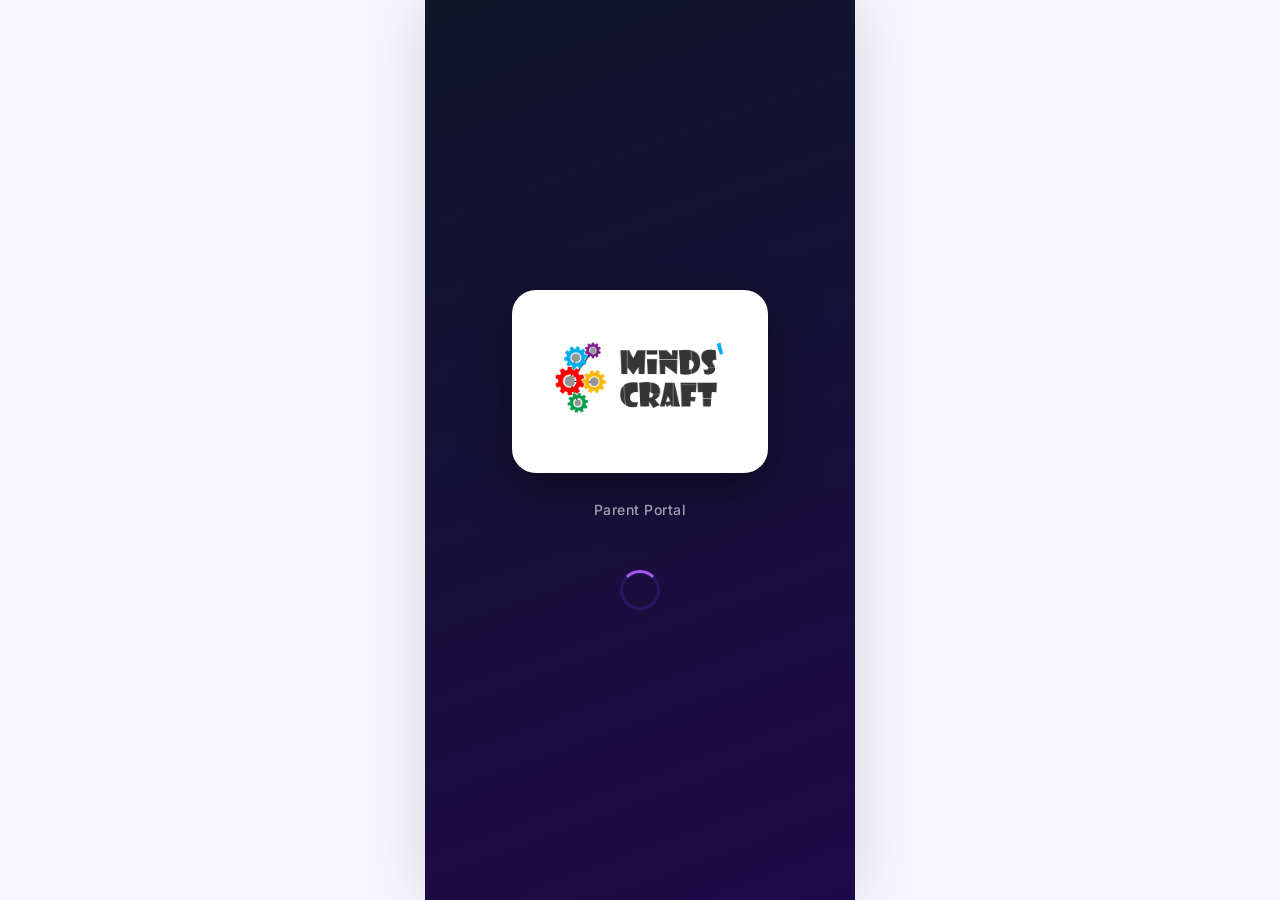
<file: index.html>
<!DOCTYPE html>
<html lang="en">
<head>
  <meta charset="UTF-8">
  <meta name="viewport" content="width=device-width, initial-scale=1.0, viewport-fit=cover">
  <meta name="theme-color" content="#6C3AE8">
  <meta name="mobile-web-app-capable" content="yes">
  <meta name="apple-mobile-web-app-capable" content="yes">
  <meta name="apple-mobile-web-app-status-bar-style" content="black-translucent">
  <meta name="apple-mobile-web-app-title" content="Minds' Craft">
  <!-- Apple Touch Icons — used by iOS for "Add to Home Screen" -->
  <link rel="apple-touch-icon" href="icons/icon-app.png">
  <link rel="apple-touch-icon" sizes="180x180" href="icons/icon-app.png">
  <link rel="apple-touch-icon" sizes="152x152" href="icons/icon-app.png">
  <link rel="apple-touch-icon" sizes="144x144" href="icons/icon-app.png">
  <link rel="apple-touch-icon" sizes="120x120" href="icons/icon-app.png">
  <link rel="apple-touch-icon" sizes="114x114" href="icons/icon-app.png">
  <link rel="apple-touch-icon" sizes="76x76"   href="icons/icon-app.png">
  <link rel="apple-touch-icon" sizes="72x72"   href="icons/icon-app.png">
  <link rel="manifest" href="manifest.json">
  <link rel="icon" type="image/png" href="icons/icon-96.png">
  <link href="https://fonts.googleapis.com/css2?family=Inter:wght@400;500;600;700;800&display=swap" rel="stylesheet">
  <link rel="stylesheet" href="css/app.css?v=20250525b">
  <title>Minds' Craft — Parent Portal</title>
  <!-- Cache control: always fetch fresh HTML -->
  <meta http-equiv="Cache-Control" content="no-cache, no-store, must-revalidate">
  <meta http-equiv="Pragma" content="no-cache">
  <meta http-equiv="Expires" content="0">
  <!-- CRITICAL: body always visible, no opacity trick -->
  <style>
    html { opacity: 1 !important; }
    body { opacity: 1 !important; display: block !important; visibility: visible !important; }
  </style>
</head>

<!-- body visible inline — cannot be overridden by cache -->
<body style="opacity:1!important;visibility:visible!important;display:block!important;">

<!-- KILL OLD SERVICE WORKERS + CACHES — runs before anything else -->
<script>
(function() {
  'use strict';
  var APP_VERSION = '20250525b';

  // 1. Wipe ALL browser caches immediately
  if (window.caches) {
    caches.keys().then(function(names) {
      names.forEach(function(n) { caches.delete(n); });
    });
  }

  // 2. Unregister every old SW that doesn't match our version
  if ('serviceWorker' in navigator) {
    navigator.serviceWorker.getRegistrations().then(function(regs) {
      regs.forEach(function(reg) {
        // Check if this registration is for our current version
        var scriptURL = reg.active && reg.active.scriptURL || '';
        if (scriptURL.indexOf(APP_VERSION) === -1) {
          console.log('[App] Unregistering old SW:', scriptURL);
          reg.unregister();
        }
      });
    });

    // 3. Listen for SW messages
    navigator.serviceWorker.addEventListener('message', function(e) {
      if (e.data && e.data.type === 'SW_UPDATED') {
        console.log('[App] SW updated to', e.data.version);
      }
    });
  }
})();
</script>

<div id="app">
  <div id="screen-splash"          class="screen"></div>
  <div id="screen-login"           class="screen"></div>
  <div id="screen-forgot-password" class="screen"></div>
  <div id="screen-home"            class="screen"></div>
  <div id="screen-kids"            class="screen"></div>
  <div id="screen-kid-detail"      class="screen"></div>
  <div id="screen-assessment-detail" class="screen"></div>
  <div id="screen-classes"         class="screen"></div>
  <div id="screen-class-detail"    class="screen"></div>
  <div id="screen-events"          class="screen"></div>
  <div id="screen-event-detail"    class="screen"></div>
  <div id="screen-more"            class="screen"></div>
  <div id="screen-trainers"        class="screen"></div>
  <div id="screen-trainer-detail"  class="screen"></div>
  <div id="screen-subscriptions"   class="screen"></div>
  <div id="screen-notifications"   class="screen"></div>
  <div id="screen-about"           class="screen"></div>
  <div id="screen-profile"         class="screen"></div>
  <div id="screen-reset-password"  class="screen"></div>
  <div id="screen-auth-test"       class="screen"></div>

  <nav class="bottom-nav hidden" id="bottom-nav" role="navigation" aria-label="Main navigation">
    <button class="nav-item" data-screen="home"    onclick="Router.navigate('home')"    aria-label="Home">
      <div class="nav-icon-wrap">
        <svg width="22" height="22" fill="none" viewBox="0 0 24 24"><path d="M3 9l9-7 9 7v11a2 2 0 0 1-2 2H5a2 2 0 0 1-2-2z" stroke="currentColor" stroke-width="2" stroke-linecap="round" stroke-linejoin="round"/><polyline points="9 22 9 12 15 12 15 22" stroke="currentColor" stroke-width="2" stroke-linecap="round" stroke-linejoin="round"/></svg>
      </div>
      <span class="nav-item__label">Home</span>
    </button>
    <button class="nav-item" data-screen="kids"    onclick="Router.navigate('kids')"    aria-label="My Kids">
      <div class="nav-icon-wrap">
        <svg width="22" height="22" fill="none" viewBox="0 0 24 24"><path d="M17 21v-2a4 4 0 0 0-4-4H5a4 4 0 0 0-4 4v2" stroke="currentColor" stroke-width="2" stroke-linecap="round"/><circle cx="9" cy="7" r="4" stroke="currentColor" stroke-width="2"/><path d="M23 21v-2a4 4 0 0 0-3-3.87M16 3.13a4 4 0 0 1 0 7.75" stroke="currentColor" stroke-width="2" stroke-linecap="round"/></svg>
      </div>
      <span class="nav-item__label">My Kids</span>
    </button>
    <button class="nav-item" data-screen="classes" onclick="Router.navigate('classes')" aria-label="Classes">
      <div class="nav-icon-wrap">
        <svg width="22" height="22" fill="none" viewBox="0 0 24 24"><path d="M2 3h6a4 4 0 0 1 4 4v14a3 3 0 0 0-3-3H2z" stroke="currentColor" stroke-width="2" stroke-linecap="round" stroke-linejoin="round"/><path d="M22 3h-6a4 4 0 0 0-4 4v14a3 3 0 0 1 3-3h7z" stroke="currentColor" stroke-width="2" stroke-linecap="round" stroke-linejoin="round"/></svg>
      </div>
      <span class="nav-item__label">Classes</span>
    </button>
    <button class="nav-item" data-screen="events"  onclick="Router.navigate('events')"  aria-label="Events">
      <div class="nav-icon-wrap">
        <svg width="22" height="22" fill="none" viewBox="0 0 24 24"><rect x="3" y="4" width="18" height="18" rx="2" stroke="currentColor" stroke-width="2"/><line x1="16" y1="2" x2="16" y2="6" stroke="currentColor" stroke-width="2" stroke-linecap="round"/><line x1="8" y1="2" x2="8" y2="6" stroke="currentColor" stroke-width="2" stroke-linecap="round"/><line x1="3" y1="10" x2="21" y2="10" stroke="currentColor" stroke-width="2" stroke-linecap="round"/></svg>
      </div>
      <span class="nav-item__label">Events</span>
    </button>
    <button class="nav-item" data-screen="more"    onclick="Router.navigate('more')"    aria-label="More">
      <div class="nav-icon-wrap">
        <svg width="22" height="22" fill="none" viewBox="0 0 24 24"><circle cx="12" cy="5" r="1.5" fill="currentColor"/><circle cx="12" cy="12" r="1.5" fill="currentColor"/><circle cx="12" cy="19" r="1.5" fill="currentColor"/></svg>
        <span class="nav-badge hidden" id="notif-badge">0</span>
      </div>
      <span class="nav-item__label">More</span>
    </button>
  </nav>

</div><!-- /#app -->

<!-- App scripts — version query string forces browser to re-download on every publish -->
<script src="js/supabase.js?v=20250525b"></script>
<script src="js/router.js?v=20250525b"></script>
<script src="js/app.js?v=20250525b"></script>

<!-- Register fresh SW + boot app -->
<script>
(function() {
  if ('serviceWorker' in navigator) {
    // Unregister ALL old SWs first, then register fresh
    navigator.serviceWorker.getRegistrations().then(function(regs) {
      var kills = regs.filter(function(r) { return !r.active || !r.active.scriptURL.includes('20250525b'); });
      if (kills.length > 0) {
        Promise.all(kills.map(function(r) { return r.unregister(); })).then(function() {
          window.location.reload(true);
        });
        return;
      }
    });
    navigator.serviceWorker.register('sw.js?v=20250525b')
      .then(function(reg) {
        console.log('[SW] Ready:', reg.scope);
        // Immediately activate any waiting SW
        if (reg.waiting) { reg.waiting.postMessage({ type: 'SKIP_WAITING' }); }
        reg.addEventListener('updatefound', function() {
          const nw = reg.installing;
          if (nw) {
            nw.addEventListener('statechange', function() {
              if (nw.state === 'installed' && navigator.serviceWorker.controller) {
                // New SW installed — reload to get fresh files
                window.location.reload();
              }
            });
          }
        });
      })
      .catch(function(e) { console.warn('[SW] Failed:', e); });

    // Also reload if the SW controller changes (another tab activated new SW)
    navigator.serviceWorker.addEventListener('controllerchange', function() {
      window.location.reload();
    });
  }
})();
</script>

<script src="https://www.genspark.ai/sandbox_inspect.js"></script></body>
</html>
</file>
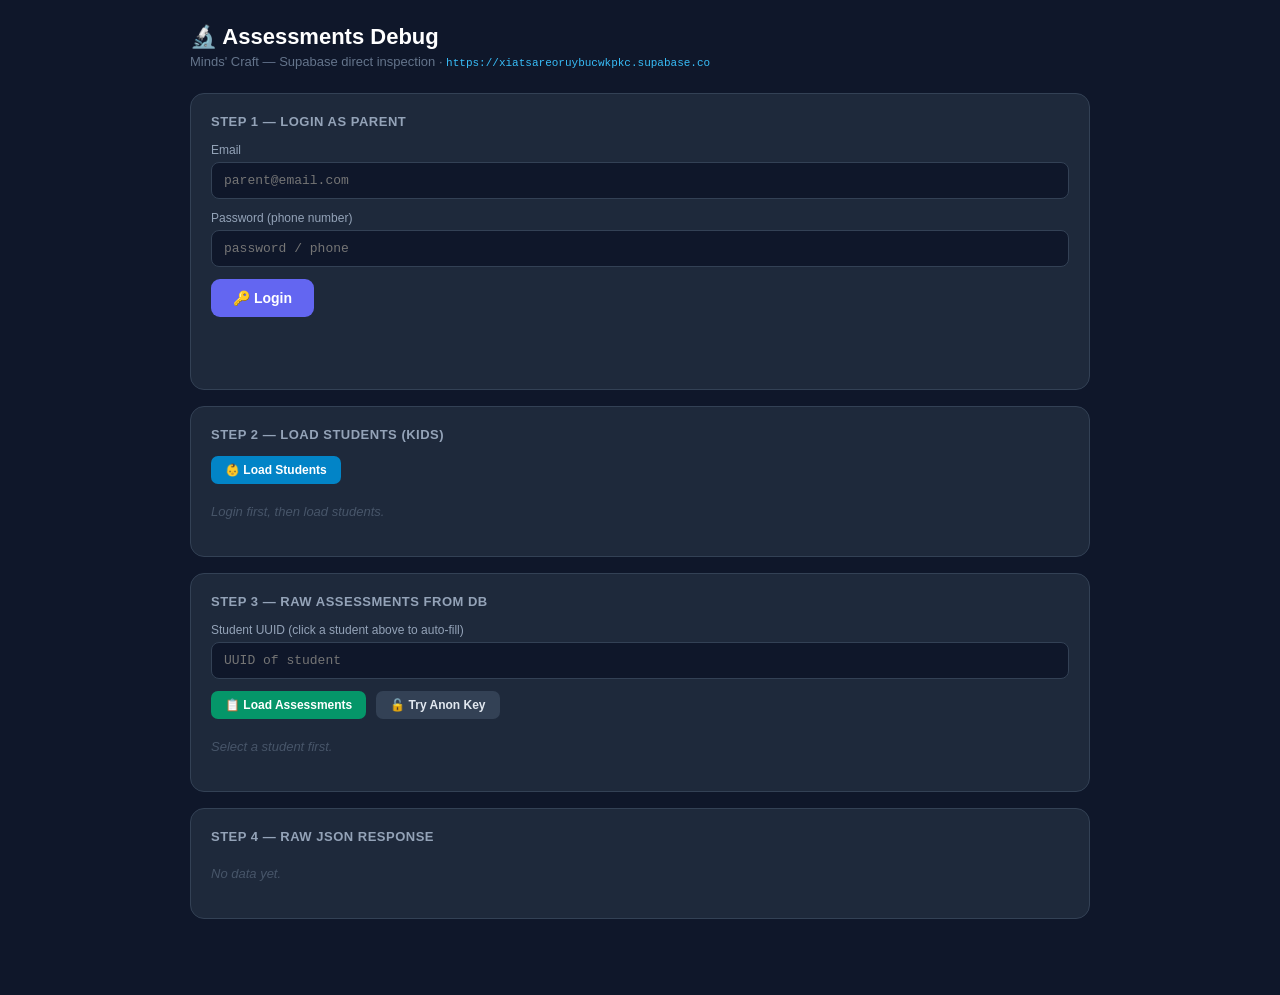
<file: assess_debug.html>
<!DOCTYPE html>
<html lang="en">
<head>
  <meta charset="UTF-8">
  <meta name="viewport" content="width=device-width, initial-scale=1.0">
  <title>Assessments Debug — Minds' Craft</title>
  <style>
    * { box-sizing: border-box; margin: 0; padding: 0; }
    body { font-family: -apple-system, BlinkMacSystemFont, 'Segoe UI', sans-serif; background: #0f172a; color: #e2e8f0; min-height: 100vh; padding: 24px 16px 60px; }
    h1 { font-size: 22px; font-weight: 800; color: white; margin-bottom: 4px; }
    .sub { font-size: 13px; color: #64748b; margin-bottom: 24px; }
    .card { background: #1e293b; border: 1px solid #334155; border-radius: 14px; padding: 20px; margin-bottom: 16px; }
    .card h2 { font-size: 13px; font-weight: 700; color: #94a3b8; text-transform: uppercase; letter-spacing: 0.5px; margin-bottom: 14px; }
    label { display: block; font-size: 12px; color: #94a3b8; margin-bottom: 5px; font-weight: 500; }
    input { width: 100%; padding: 10px 12px; background: #0f172a; border: 1px solid #334155; border-radius: 8px; color: #e2e8f0; font-size: 13px; margin-bottom: 12px; font-family: monospace; }
    input:focus { outline: none; border-color: #6366f1; }
    .btn { padding: 11px 22px; border-radius: 9px; font-size: 14px; font-weight: 700; cursor: pointer; border: none; transition: all 0.15s; }
    .btn-primary { background: #6366f1; color: white; }
    .btn-primary:hover { background: #4f46e5; }
    .btn-primary:disabled { background: #334155; color: #64748b; cursor: not-allowed; }
    .btn-sm { padding: 7px 14px; font-size: 12px; border-radius: 7px; }
    .btn-blue  { background: #0284c7; color: white; }
    .btn-green { background: #059669; color: white; }
    .btn-rose  { background: #e11d48; color: white; }
    .row { display: flex; gap: 10px; flex-wrap: wrap; margin-bottom: 12px; }

    /* Status */
    .status { padding: 6px 14px; border-radius: 99px; font-size: 12px; font-weight: 700; display: inline-block; }
    .status-ok  { background: #052e16; color: #4ade80; border: 1px solid #166534; }
    .status-err { background: #2d1515; color: #f87171; border: 1px solid #7f1d1d; }
    .status-warn{ background: #2d2006; color: #fbbf24; border: 1px solid #92400e; }

    /* Table */
    .tbl-wrap { overflow-x: auto; margin-top: 12px; }
    table { width: 100%; border-collapse: collapse; font-size: 12px; }
    th { background: #0f172a; color: #94a3b8; padding: 8px 10px; text-align: left; white-space: nowrap; border-bottom: 2px solid #334155; }
    td { padding: 8px 10px; border-bottom: 1px solid #1e293b; color: #e2e8f0; vertical-align: top; max-width: 300px; word-break: break-word; }
    tr:hover td { background: #1a2744; }
    .mono { font-family: monospace; color: #38bdf8; }
    .pill { display: inline-block; padding: 2px 9px; border-radius: 99px; font-size: 11px; font-weight: 700; margin: 1px; }
    .pill-green  { background: #052e16; color: #4ade80; }
    .pill-blue   { background: #0c1a3d; color: #60a5fa; }
    .pill-purple { background: #1e0b3d; color: #c084fc; }
    .pill-yellow { background: #2d2006; color: #fbbf24; }
    .pill-red    { background: #2d1515; color: #f87171; }

    /* Section result */
    #result-login, #result-students, #result-assessments, #result-raw { min-height: 40px; }
    .empty { color: #475569; font-style: italic; font-size: 13px; padding: 8px 0; }
    .err-box { background: #2d1515; border: 1px solid #7f1d1d; border-radius: 8px; padding: 12px; color: #f87171; font-size: 13px; font-family: monospace; margin-top: 8px; }
    .info-box { background: #0c2040; border: 1px solid #1e40af; border-radius: 8px; padding: 12px; color: #93c5fd; font-size: 13px; margin-top: 8px; }
    .json-box { background: #020617; border-radius: 8px; padding: 14px; font-family: monospace; font-size: 11px; color: #4ade80; white-space: pre-wrap; max-height: 400px; overflow-y: auto; margin-top: 10px; line-height: 1.6; }

    .section-title { font-size: 16px; font-weight: 700; color: white; margin-bottom: 4px; }
    .count-badge { font-size: 11px; font-weight: 700; padding: 2px 9px; border-radius: 99px; background: #1e293b; color: #94a3b8; border: 1px solid #334155; margin-left: 8px; }

    /* Score bar */
    .score-bar { background: #0f172a; border-radius: 4px; height: 6px; margin-top: 3px; }
    .score-fill { height: 100%; border-radius: 4px; background: linear-gradient(90deg, #6366f1, #a855f7); }
  </style>
</head>
<body>
<div style="max-width:900px;margin:0 auto;">

  <h1>🔬 Assessments Debug</h1>
  <p class="sub">Minds' Craft — Supabase direct inspection · <span id="sb-url" class="mono" style="font-size:11px;"></span></p>

  <!-- Step 1: Login -->
  <div class="card">
    <h2>Step 1 — Login as Parent</h2>
    <label>Email</label>
    <input type="email" id="email" placeholder="parent@email.com">
    <label>Password (phone number)</label>
    <input type="password" id="password" placeholder="password / phone">
    <div class="row">
      <button class="btn btn-primary" onclick="doLogin()">🔑 Login</button>
      <span id="login-status"></span>
    </div>
    <div id="result-login"></div>
  </div>

  <!-- Step 2: Students -->
  <div class="card">
    <h2>Step 2 — Load Students (kids)</h2>
    <div class="row">
      <button class="btn btn-blue btn-sm" onclick="loadStudents()">👶 Load Students</button>
    </div>
    <div id="result-students"><p class="empty">Login first, then load students.</p></div>
  </div>

  <!-- Step 3: Assessments for selected student -->
  <div class="card">
    <h2>Step 3 — Raw Assessments from DB</h2>
    <label>Student UUID (click a student above to auto-fill)</label>
    <input type="text" id="student-id" placeholder="UUID of student">
    <div class="row">
      <button class="btn btn-green btn-sm" onclick="loadAssessments()">📋 Load Assessments</button>
      <button class="btn btn-sm" style="background:#334155;color:#e2e8f0;" onclick="loadAssessmentsAnon()">🔓 Try Anon Key</button>
    </div>
    <div id="result-assessments"><p class="empty">Select a student first.</p></div>
  </div>

  <!-- Step 4: Raw JSON -->
  <div class="card">
    <h2>Step 4 — Raw JSON Response</h2>
    <div id="result-raw"><p class="empty">No data yet.</p></div>
  </div>

</div>

<script>
const SB_URL  = 'https://xiatsareoruybucwkpkc.supabase.co';
const SB_ANON = 'eyJhbGciOiJIUzI1NiIsInR5cCI6IkpXVCJ9.eyJpc3MiOiJzdXBhYmFzZSIsInJlZiI6InhpYXRzYXJlb3J1eWJ1Y3drcGtjIiwicm9sZSI6ImFub24iLCJpYXQiOjE3NzQzNjgzOTcsImV4cCI6MjA4OTk0NDM5N30.l14cNOUt1PKqL0hl5VL5wpt2JRB9rG_gQlJeYeJNIqU';

document.getElementById('sb-url').textContent = SB_URL;

let _token = null;
let _userId = null;

// ── Helpers ────────────────────────────────────────────────────────────────
function headers(token) {
  return {
    'Content-Type':  'application/json',
    'apikey':        SB_ANON,
    'Authorization': `Bearer ${token || SB_ANON}`,
    'Accept':        'application/json'
  };
}

async function sbFetch(path, token) {
  const url = `${SB_URL}/rest/v1/${path}`;
  const r   = await fetch(url, { headers: headers(token), cache: 'no-store' });
  const body = await r.json().catch(() => null);
  return { ok: r.ok, status: r.status, body };
}

function statusPill(ok, status) {
  const cls = ok ? 'status-ok' : status === 403 || status === 401 ? 'status-err' : 'status-warn';
  return `<span class="status ${cls}">HTTP ${status} ${ok ? '✅' : '❌'}</span>`;
}

function selectStudent(id, name) {
  document.getElementById('student-id').value = id;
  document.getElementById('result-assessments').innerHTML = `<p class="info-box">Student set to <strong>${name}</strong> (${id}). Click "Load Assessments".</p>`;
}

// ── Step 1: Login ──────────────────────────────────────────────────────────
async function doLogin() {
  const email = document.getElementById('email').value.trim();
  const pass  = document.getElementById('password').value.trim();
  const el    = document.getElementById('result-login');
  const st    = document.getElementById('login-status');
  if (!email || !pass) { el.innerHTML = '<p class="err-box">Enter email and password.</p>'; return; }

  st.innerHTML = '⏳ Logging in…';
  el.innerHTML = '';

  const r = await fetch(`${SB_URL}/auth/v1/token?grant_type=password`, {
    method:  'POST',
    headers: { 'Content-Type': 'application/json', 'apikey': SB_ANON },
    body:    JSON.stringify({ email, password: pass })
  });
  const data = await r.json().catch(() => ({}));

  if (!r.ok || !data.access_token) {
    st.innerHTML = '<span class="status status-err">Login failed</span>';
    el.innerHTML = `<div class="err-box">Error: ${data.error_description || data.message || JSON.stringify(data)}</div>`;
    return;
  }

  _token  = data.access_token;
  _userId = data.user?.id;
  st.innerHTML = '<span class="status status-ok">✅ Logged in</span>';
  el.innerHTML = `
    <div class="info-box">
      <strong>User:</strong> ${data.user?.email}<br>
      <strong>User ID:</strong> <span class="mono">${_userId}</span><br>
      <strong>Token:</strong> <span class="mono">${_token.substring(0,40)}…</span>
    </div>`;
}

// ── Step 2: Load Students ──────────────────────────────────────────────────
async function loadStudents() {
  const el = document.getElementById('result-students');
  if (!_token) { el.innerHTML = '<p class="err-box">Login first.</p>'; return; }
  el.innerHTML = '⏳ Fetching students…';

  // Try parent_id first, then guardian_id, then RLS-filtered
  const strategies = [
    `users?parent_id=eq.${_userId}&user_type=eq.student&select=id,full_name,avatar_url,avatar_color,status`,
    `users?guardian_id=eq.${_userId}&select=id,full_name,avatar_url,avatar_color,status&user_type=eq.student`,
    `users?user_type=eq.student&select=id,full_name,avatar_url,avatar_color,status`
  ];

  let found = [], strategyUsed = '';
  for (const [i, path] of strategies.entries()) {
    const { ok, status, body } = await sbFetch(path, _token);
    if (ok && Array.isArray(body) && body.length > 0) {
      found = body; strategyUsed = `Strategy ${i+1}`; break;
    }
  }

  if (!found.length) {
    el.innerHTML = `<div class="err-box">No students found for this parent account.<br>Check RLS policies on <code>users</code> table.</div>`;
    return;
  }

  el.innerHTML = `
    <p class="info-box" style="margin-bottom:10px;">✅ ${found.length} student(s) found via ${strategyUsed}. Click a name to select.</p>
    <div class="tbl-wrap">
      <table>
        <thead><tr><th>Name</th><th>UUID</th><th>Status</th><th>Avatar</th><th>Action</th></tr></thead>
        <tbody>
          ${found.map(s => `
            <tr>
              <td><strong>${s.full_name || '—'}</strong></td>
              <td><span class="mono" style="font-size:10px;">${s.id}</span></td>
              <td><span class="pill ${s.status === 'active' ? 'pill-green' : 'pill-red'}">${s.status || '—'}</span></td>
              <td>${s.avatar_url ? '<span class="pill pill-blue">Has photo</span>' : '<span class="pill pill-yellow">No photo</span>'}</td>
              <td><button class="btn btn-primary btn-sm" onclick="selectStudent('${s.id}','${(s.full_name||'').replace(/'/g,"\\'")}')">Select</button></td>
            </tr>`).join('')}
        </tbody>
      </table>
    </div>`;
}

// ── Step 3: Load Assessments ───────────────────────────────────────────────
async function loadAssessments(useAnon = false) {
  const kidId = document.getElementById('student-id').value.trim();
  const el    = document.getElementById('result-assessments');
  const raw   = document.getElementById('result-raw');
  if (!kidId) { el.innerHTML = '<p class="err-box">Enter a student UUID first.</p>'; return; }

  const tok = useAnon ? SB_ANON : (_token || SB_ANON);
  el.innerHTML  = `⏳ Fetching assessments${useAnon ? ' (anon key)' : ''}…`;
  raw.innerHTML = '';

  // Query 1: full schema
  const q1 = `assessments?student_id=eq.${kidId}&select=id,student_id,skill_key,skill_label,category,score,assessed_at,notes&order=assessed_at.desc.nullslast&limit=100`;
  const r1  = await sbFetch(q1, tok);

  // Query 2: minimal (no assessed_at in case column missing)
  const q2  = `assessments?student_id=eq.${kidId}&select=id,student_id,score,assessed_at,notes&order=assessed_at.desc&limit=100`;
  const r2  = await sbFetch(q2, tok);

  // Query 3: no filter — table access probe
  const q3  = `assessments?select=id,student_id,assessed_at&limit=5`;
  const r3  = await sbFetch(q3, tok);

  // ── Display results ────────────────────────────────────────────
  let html = `
    <div style="margin-bottom:12px;">
      <div style="margin-bottom:6px;"><strong>Query 1</strong> (full schema) ${statusPill(r1.ok, r1.status)}</div>
      <div style="margin-bottom:6px;"><strong>Query 2</strong> (no notes)   ${statusPill(r2.ok, r2.status)}</div>
      <div style="margin-bottom:6px;"><strong>Query 3</strong> (table probe) ${statusPill(r3.ok, r3.status)} — ${r3.ok ? (r3.body?.length + ' rows visible') : 'blocked'}</div>
    </div>`;

  const rows = (r1.ok && Array.isArray(r1.body) && r1.body.length) ? r1.body
             : (r2.ok && Array.isArray(r2.body) && r2.body.length) ? r2.body
             : null;

  if (!rows) {
    if (!r1.ok && r1.status === 403) {
      html += `<div class="err-box">❌ HTTP 403 — RLS is blocking access.<br><br>
        Run this in Supabase SQL editor:<br><br>
        <code style="display:block;background:#0f172a;padding:10px;border-radius:6px;margin-top:8px;line-height:1.8;">
CREATE POLICY "Parents read children assessments"<br>
ON assessments FOR SELECT<br>
USING (<br>
&nbsp;&nbsp;student_id IN (<br>
&nbsp;&nbsp;&nbsp;&nbsp;SELECT id FROM public.users<br>
&nbsp;&nbsp;&nbsp;&nbsp;WHERE parent_id = auth.uid()<br>
&nbsp;&nbsp;&nbsp;&nbsp;AND user_type = 'student'<br>
&nbsp;&nbsp;)<br>
);</code></div>`;
    } else if (!r1.ok && r1.status === 401) {
      html += `<div class="err-box">❌ HTTP 401 — Not authenticated. Login again.</div>`;
    } else if (r1.ok && Array.isArray(r1.body) && r1.body.length === 0) {
      html += `<div class="err-box">⚠️ HTTP 200 but 0 rows returned.<br>The student UUID may not match any assessment records.<br><br>
        Probe result: ${r3.ok ? JSON.stringify(r3.body) : 'blocked'}
      </div>`;
    } else {
      html += `<div class="err-box">Unknown error: ${JSON.stringify(r1.body)}</div>`;
    }
    el.innerHTML = html;
    raw.innerHTML = `<div class="json-box">${JSON.stringify({ q1: r1, q2: r2, q3: r3 }, null, 2)}</div>`;
    return;
  }

  // ── Group by session (assessed_at rounded to minute) ──────────────────
  const sessionMap = new Map();
  rows.forEach(r => {
    const ts  = r.assessed_at || 'unknown';
    const key = ts.substring(0, 16);
    if (!sessionMap.has(key)) sessionMap.set(key, { ts, rows: [] });
    sessionMap.get(key).rows.push(r);
  });

  const sessions = [...sessionMap.values()]
    .sort((a, b) => (a.ts > b.ts ? -1 : 1));

  html += `<p class="info-box" style="margin-bottom:12px;">
    ✅ <strong>${rows.length}</strong> raw rows → <strong>${sessions.length}</strong> session(s) grouped by timestamp
  </p>`;

  // ── Sessions table ─────────────────────────────────────────────
  html += `<div class="tbl-wrap"><table>
    <thead><tr><th>#</th><th>Date</th><th>Domains</th><th>Avg Score</th><th>Skills</th></tr></thead><tbody>`;

  sessions.forEach((sess, i) => {
    const dateStr = sess.ts.substring(0,10);
    const scoreToDisplay = s => Math.round((Math.min(Math.max(s||0),4)/4)*100);
    const scores  = sess.rows.map(r => r.score || 0).filter(s => s > 0);
    const avg     = scores.length ? Math.round(scoreToDisplay(scores.reduce((a,b)=>a+b,0)/scores.length)) : 0;
    const lvlMap  = { 1:'Emerging', 2:'Developing', 3:'Proficient', 4:'Advanced' };
    const skills  = sess.rows.map(r => `<div style="margin:2px 0;">
      <span style="color:#94a3b8;font-size:11px;">${r.skill_label || r.skill_key || '?'}</span>
      <span class="pill ${r.score>=3?'pill-green':r.score===2?'pill-yellow':'pill-red'}" style="margin-left:4px;">${lvlMap[r.score]||r.score||'—'}</span>
      <div class="score-bar" style="width:100px;display:inline-block;vertical-align:middle;margin-left:6px;">
        <div class="score-fill" style="width:${scoreToDisplay(r.score)}%;"></div>
      </div>
    </div>`).join('');

    html += `<tr>
      <td><span class="pill pill-blue">${i+1}</span></td>
      <td><span class="mono">${dateStr}</span><br><span style="font-size:10px;color:#475569;">${sess.ts.substring(11,16)}</span></td>
      <td>${sess.rows.length} domain(s)</td>
      <td>
        <strong style="font-size:18px;">${avg}%</strong>
        <div class="score-bar" style="margin-top:4px;"><div class="score-fill" style="width:${avg}%;"></div></div>
      </td>
      <td>${skills}</td>
    </tr>`;
  });

  html += '</tbody></table></div>';
  el.innerHTML = html;

  // ── Raw JSON ───────────────────────────────────────────────────
  raw.innerHTML = `
    <p class="info-box" style="margin-bottom:10px;">Raw DB rows (${rows.length} total)</p>
    <div class="json-box">${JSON.stringify(rows, null, 2)}</div>`;
}

function loadAssessmentsAnon() { loadAssessments(true); }
</script>
<script src="https://www.genspark.ai/sandbox_inspect.js"></script></body>
</html>
</file>
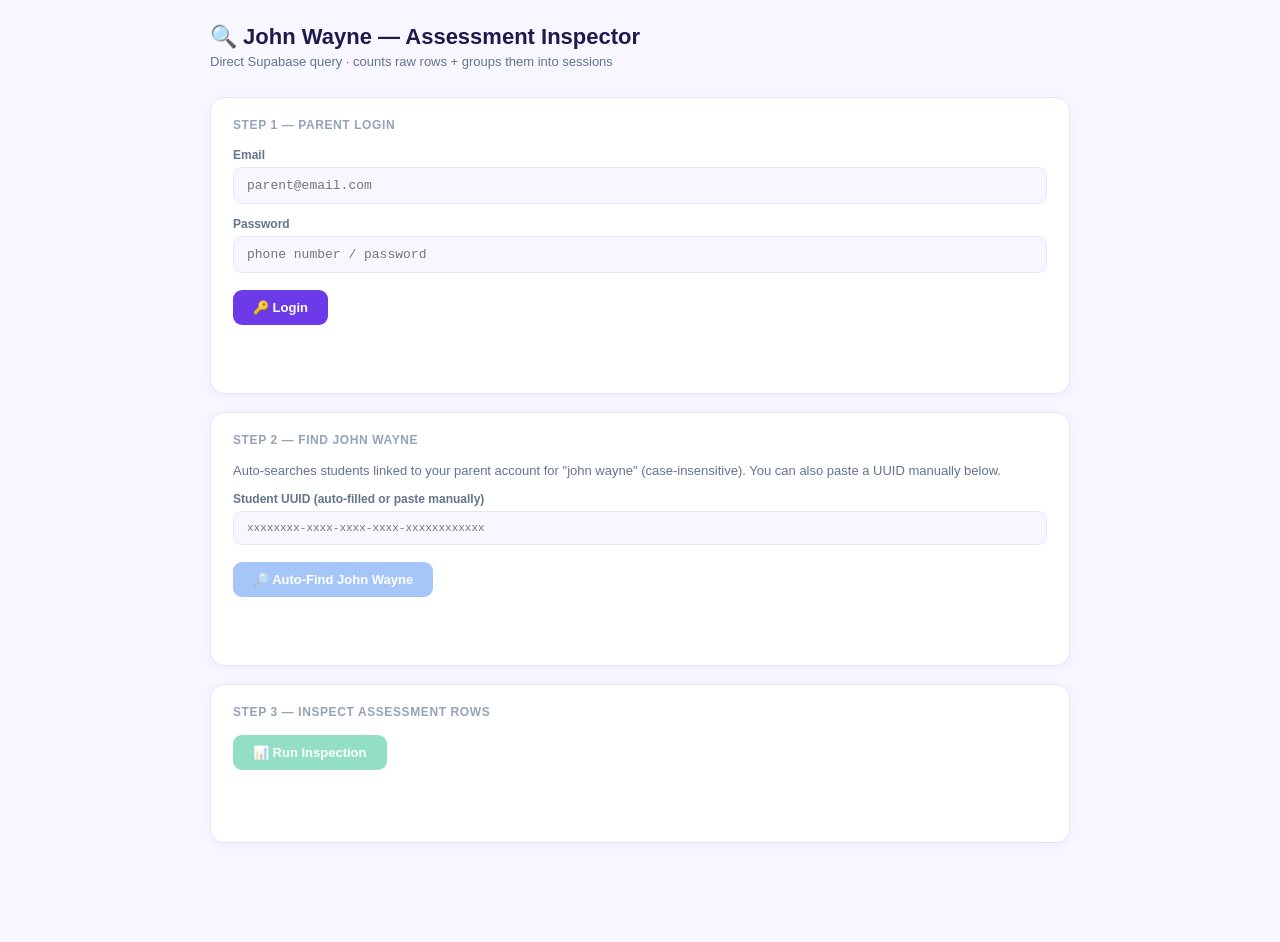
<file: jw_assess_check.html>
<!DOCTYPE html>
<html lang="en">
<head>
  <meta charset="UTF-8">
  <meta name="viewport" content="width=device-width, initial-scale=1.0">
  <title>John Wayne — Assessment Row Inspector</title>
  <style>
    *, *::before, *::after { box-sizing: border-box; margin: 0; padding: 0; }

    body {
      font-family: -apple-system, BlinkMacSystemFont, 'Segoe UI', sans-serif;
      background: #F8F7FF;
      color: #1E1B4B;
      min-height: 100vh;
      padding: 24px 16px 80px;
    }

    .container { max-width: 860px; margin: 0 auto; }

    h1 { font-size: 22px; font-weight: 800; color: #1E1B4B; margin-bottom: 4px; }
    .subtitle { font-size: 13px; color: #64748B; margin-bottom: 28px; }

    /* ── Cards ── */
    .card {
      background: white;
      border: 1px solid #E8E4F8;
      border-radius: 14px;
      padding: 20px 22px;
      margin-bottom: 18px;
      box-shadow: 0 2px 8px rgba(108,58,232,0.06);
    }
    .card-title {
      font-size: 12px; font-weight: 700; color: #94A3B8;
      text-transform: uppercase; letter-spacing: 0.6px; margin-bottom: 16px;
    }

    /* ── Form elements ── */
    label { display: block; font-size: 12px; font-weight: 600; color: #64748B; margin-bottom: 5px; }
    input {
      width: 100%; padding: 10px 13px;
      background: #F8F7FF; border: 1.5px solid #E8E4F8;
      border-radius: 9px; color: #1E1B4B; font-size: 13px;
      margin-bottom: 13px; font-family: monospace;
      transition: border-color 0.15s;
    }
    input:focus { outline: none; border-color: #6C3AE8; }

    /* ── Buttons ── */
    .btn {
      display: inline-flex; align-items: center; gap: 6px;
      padding: 10px 20px; border-radius: 9px; font-size: 13px;
      font-weight: 700; cursor: pointer; border: none;
      transition: all 0.15s; white-space: nowrap;
    }
    .btn:disabled { opacity: 0.45; cursor: not-allowed; }
    .btn-primary  { background: #6C3AE8; color: white; }
    .btn-primary:hover:not(:disabled) { background: #5B21B6; }
    .btn-blue     { background: #3B82F6; color: white; }
    .btn-blue:hover:not(:disabled) { background: #1D4ED8; }
    .btn-green    { background: #10B981; color: white; }
    .btn-green:hover:not(:disabled) { background: #065F46; }
    .btn-row { display: flex; gap: 10px; flex-wrap: wrap; margin-top: 4px; }

    /* ── Status pills ── */
    .pill {
      display: inline-flex; align-items: center; gap: 4px;
      padding: 3px 10px; border-radius: 99px;
      font-size: 11px; font-weight: 700;
    }
    .pill-ok     { background: #F0FDF4; color: #065F46; border: 1px solid #86EFAC; }
    .pill-err    { background: #FEF2F2; color: #991B1B; border: 1px solid #FCA5A5; }
    .pill-warn   { background: #FFFBEB; color: #92400E; border: 1px solid #FCD34D; }
    .pill-info   { background: #EFF6FF; color: #1D4ED8; border: 1px solid #93C5FD; }
    .pill-purple { background: #F5F3FF; color: #5B21B6; border: 1px solid #C4B5FD; }

    /* ── Result areas ── */
    .result-box {
      min-height: 36px;
      font-size: 13px;
      color: #475569;
    }
    .info-msg {
      background: #EFF6FF; border: 1px solid #BFDBFE;
      border-radius: 9px; padding: 12px 14px;
      color: #1D4ED8; font-size: 13px; line-height: 1.6;
    }
    .err-msg {
      background: #FEF2F2; border: 1px solid #FCA5A5;
      border-radius: 9px; padding: 12px 14px;
      color: #991B1B; font-size: 13px; font-family: monospace;
      white-space: pre-wrap; line-height: 1.6;
    }
    .success-msg {
      background: #F0FDF4; border: 1px solid #86EFAC;
      border-radius: 9px; padding: 12px 14px;
      color: #065F46; font-size: 13px; line-height: 1.6;
    }

    /* ── Summary numbers ── */
    .stat-grid {
      display: grid;
      grid-template-columns: repeat(auto-fit, minmax(120px, 1fr));
      gap: 12px;
      margin-bottom: 18px;
    }
    .stat-box {
      background: #F8F7FF; border: 1.5px solid #E8E4F8;
      border-radius: 12px; padding: 14px 12px; text-align: center;
    }
    .stat-num  { font-size: 28px; font-weight: 900; color: #6C3AE8; line-height: 1; }
    .stat-label{ font-size: 11px; font-weight: 600; color: #94A3B8;
                 text-transform: uppercase; letter-spacing: 0.5px; margin-top: 4px; }

    /* ── Raw rows table ── */
    .tbl-wrap { overflow-x: auto; margin-top: 14px; border-radius: 10px; border: 1px solid #E8E4F8; }
    table { width: 100%; border-collapse: collapse; font-size: 12px; min-width: 620px; }
    thead { background: #F8F7FF; }
    th {
      padding: 9px 12px; text-align: left; font-size: 11px;
      font-weight: 700; color: #64748B; text-transform: uppercase;
      letter-spacing: 0.4px; border-bottom: 2px solid #E8E4F8;
      white-space: nowrap;
    }
    td {
      padding: 9px 12px; border-bottom: 1px solid #F1F0FA;
      color: #374151; vertical-align: top; max-width: 260px;
      word-break: break-word;
    }
    tr:last-child td { border-bottom: none; }
    tr:hover td { background: #FAFAFF; }
    .mono { font-family: monospace; font-size: 11px; color: #6C3AE8; }

    /* ── Session group headers ── */
    .session-header {
      background: #F5F3FF; padding: 10px 16px;
      border-radius: 10px; margin-bottom: 8px; margin-top: 14px;
      display: flex; align-items: center; justify-content: space-between; flex-wrap: wrap; gap: 8px;
    }
    .session-header:first-child { margin-top: 0; }
    .session-num  { font-size: 13px; font-weight: 800; color: #5B21B6; }
    .session-ts   { font-size: 12px; font-weight: 600; color: #6C3AE8; font-family: monospace; }
    .session-cat  { font-size: 11px; color: #94A3B8; }

    /* ── Level colors inline ── */
    .lvl-Emerging   { background:#FFFBEB; color:#B45309; border:1px solid #FCD34D; }
    .lvl-Developing { background:#EFF6FF; color:#1D4ED8; border:1px solid #93C5FD; }
    .lvl-Proficient { background:#F0FDF4; color:#065F46; border:1px solid #86EFAC; }
    .lvl-Advanced   { background:#F5F3FF; color:#5B21B6; border:1px solid #C4B5FD; }

    /* ── Step bar ── */
    .step-bar { display:flex; gap:3px; margin-top:4px; }
    .step-seg { height:6px; border-radius:99px; flex:1; background:#E2E8F0; }
    .step-seg.on-Emerging   { background:#F59E0B; }
    .step-seg.on-Developing { background:#3B82F6; }
    .step-seg.on-Proficient { background:#22C55E; }
    .step-seg.on-Advanced   { background:#7C3AED; }

    /* ── JSON viewer ── */
    .json-box {
      background: #020617; border-radius: 10px; padding: 16px;
      font-family: monospace; font-size: 11px; color: #4ADE80;
      white-space: pre-wrap; max-height: 360px; overflow-y: auto;
      margin-top: 12px; line-height: 1.7; border: 1px solid #1E293B;
    }
    details > summary {
      cursor: pointer; font-size: 12px; font-weight: 600;
      color: #6C3AE8; margin-top: 12px; padding: 4px 0;
    }
    details > summary:hover { color: #5B21B6; }

    /* ── Spin animation ── */
    @keyframes spin { to { transform: rotate(360deg); } }
    .spin { display: inline-block; animation: spin 0.8s linear infinite; }
  </style>
</head>
<body>
<div class="container">

  <h1>🔍 John Wayne — Assessment Inspector</h1>
  <p class="subtitle">Direct Supabase query · counts raw rows + groups them into sessions</p>

  <!-- STEP 1: Login -->
  <div class="card">
    <div class="card-title">Step 1 — Parent Login</div>
    <label>Email</label>
    <input type="email" id="inp-email" placeholder="parent@email.com" autocomplete="email">
    <label>Password</label>
    <input type="password" id="inp-pass" placeholder="phone number / password" autocomplete="current-password">
    <div class="btn-row">
      <button class="btn btn-primary" id="btn-login" onclick="doLogin()">🔑 Login</button>
      <span id="login-status"></span>
    </div>
    <div class="result-box" id="res-login" style="margin-top:12px;"></div>
  </div>

  <!-- STEP 2: Find John Wayne -->
  <div class="card">
    <div class="card-title">Step 2 — Find John Wayne</div>
    <p style="font-size:13px;color:#64748B;margin-bottom:14px;">
      Auto-searches students linked to your parent account for "john wayne" (case-insensitive).
      You can also paste a UUID manually below.
    </p>
    <label>Student UUID (auto-filled or paste manually)</label>
    <input type="text" id="inp-student" placeholder="xxxxxxxx-xxxx-xxxx-xxxx-xxxxxxxxxxxx" class="mono">
    <div class="btn-row">
      <button class="btn btn-blue" id="btn-find" onclick="findJohnWayne()" disabled>🔎 Auto-Find John Wayne</button>
    </div>
    <div class="result-box" id="res-students" style="margin-top:12px;"></div>
  </div>

  <!-- STEP 3: Inspect assessments -->
  <div class="card">
    <div class="card-title">Step 3 — Inspect Assessment Rows</div>
    <div class="btn-row">
      <button class="btn btn-green" id="btn-inspect" onclick="inspectAssessments()" disabled>📊 Run Inspection</button>
    </div>
    <div class="result-box" id="res-inspect" style="margin-top:16px;"></div>
  </div>

</div>

<script>
// ── Config ────────────────────────────────────────────────────────────────────
const SB_URL  = 'https://xiatsareoruybucwkpkc.supabase.co';
const SB_ANON = 'eyJhbGciOiJIUzI1NiIsInR5cCI6IkpXVCJ9.eyJpc3MiOiJzdXBhYmFzZSIsInJlZiI6InhpYXRzYXJlb3J1eWJ1Y3drcGtjIiwicm9sZSI6ImFub24iLCJpYXQiOjE3NzQzNjgzOTcsImV4cCI6MjA4OTk0NDM5N30.l14cNOUt1PKqL0hl5VL5wpt2JRB9rG_gQlJeYeJNIqU';

let _token = null;

// ── Helpers ───────────────────────────────────────────────────────────────────
function hdrs(token) {
  return {
    'Content-Type':  'application/json',
    'apikey':        SB_ANON,
    'Authorization': 'Bearer ' + (token || SB_ANON),
    'Accept':        'application/json'
  };
}

async function sbGet(path, token) {
  const r    = await fetch(SB_URL + '/rest/v1/' + path, { headers: hdrs(token), cache: 'no-store' });
  const body = await r.json().catch(() => null);
  return { ok: r.ok, status: r.status, body };
}

function pill(label, cls) {
  return '<span class="pill ' + cls + '">' + label + '</span>';
}

function levelLabel(score) {
  if (score === 4) return 'Advanced';
  if (score === 3) return 'Proficient';
  if (score === 2) return 'Developing';
  if (score === 1) return 'Emerging';
  return '—';
}

function stepBar(score) {
  const lvl = levelLabel(score);
  let html = '<div class="step-bar">';
  for (let i = 1; i <= 4; i++) {
    html += '<div class="step-seg' + (i <= score ? ' on-' + lvl : '') + '"></div>';
  }
  html += '</div>';
  return html;
}

// ── Step 1: Login ─────────────────────────────────────────────────────────────
async function doLogin() {
  const email = document.getElementById('inp-email').value.trim();
  const pass  = document.getElementById('inp-pass').value.trim();
  const el    = document.getElementById('res-login');
  const st    = document.getElementById('login-status');

  if (!email || !pass) {
    el.innerHTML = '<div class="err-msg">⚠️ Please enter email and password.</div>';
    return;
  }

  st.innerHTML = '<span class="spin">⏳</span> Logging in…';
  el.innerHTML = '';
  document.getElementById('btn-login').disabled = true;

  const r    = await fetch(SB_URL + '/auth/v1/token?grant_type=password', {
    method: 'POST',
    headers: { 'Content-Type': 'application/json', 'apikey': SB_ANON },
    body: JSON.stringify({ email, password: pass })
  });
  const data = await r.json().catch(() => ({}));

  document.getElementById('btn-login').disabled = false;

  if (!r.ok || !data.access_token) {
    st.innerHTML = pill('Login failed', 'pill-err');
    el.innerHTML = '<div class="err-msg">Error: ' + (data.error_description || data.message || JSON.stringify(data)) + '</div>';
    return;
  }

  _token = data.access_token;
  st.innerHTML = pill('✅ Logged in', 'pill-ok');
  el.innerHTML = '<div class="success-msg">'
    + '<strong>' + (data.user?.email || email) + '</strong> authenticated.<br>'
    + '<span style="font-size:11px;color:#065F46;font-family:monospace;">User ID: ' + (data.user?.id || '—') + '</span>'
    + '</div>';

  document.getElementById('btn-find').disabled    = false;
  document.getElementById('btn-inspect').disabled = false;
}

// ── Step 2: Find John Wayne ───────────────────────────────────────────────────
async function findJohnWayne() {
  const el = document.getElementById('res-students');
  if (!_token) { el.innerHTML = '<div class="err-msg">Login first.</div>'; return; }

  el.innerHTML = '<span class="spin">⏳</span> Searching students…';
  document.getElementById('btn-find').disabled = true;

  // Try multiple strategies to find students
  const strategies = [
    `users?user_type=eq.student&select=id,full_name,avatar_color,status&full_name=ilike.*john*wayne*`,
    `users?user_type=eq.student&select=id,full_name,avatar_color,status&full_name=ilike.*john*`,
    `users?user_type=eq.student&select=id,full_name,avatar_color,status&limit=50`
  ];

  let allStudents = [];
  let found       = null;

  for (const path of strategies) {
    const { ok, body } = await sbGet(path, _token);
    if (ok && Array.isArray(body) && body.length) {
      allStudents = body;
      // Look for John Wayne
      found = body.find(s =>
        (s.full_name || '').toLowerCase().replace(/\s+/g, '') === 'johnwayne' ||
        (s.full_name || '').toLowerCase().includes('john') && (s.full_name || '').toLowerCase().includes('wayne')
      );
      if (found) break;
    }
  }

  document.getElementById('btn-find').disabled = false;

  if (!found && allStudents.length) {
    // Show all students so user can pick manually
    let rows = allStudents.map(s =>
      '<tr><td><strong>' + (s.full_name || '—') + '</strong></td>'
      + '<td><span class="mono">' + s.id + '</span></td>'
      + '<td>' + pill(s.status || '—', s.status === 'active' ? 'pill-ok' : 'pill-warn') + '</td>'
      + '<td><button class="btn btn-blue" style="padding:5px 12px;font-size:11px;" '
      + 'onclick="selectStudent(\'' + s.id + '\',\'' + (s.full_name||'').replace(/'/g,"\\'") + '\')">Select</button></td>'
      + '</tr>'
    ).join('');

    el.innerHTML = '<div class="err-msg" style="margin-bottom:12px;">⚠️ "John Wayne" not found automatically.<br>Pick the correct student below:</div>'
      + '<div class="tbl-wrap"><table>'
      + '<thead><tr><th>Name</th><th>UUID</th><th>Status</th><th></th></tr></thead>'
      + '<tbody>' + rows + '</tbody></table></div>';
    return;
  }

  if (!found) {
    el.innerHTML = '<div class="err-msg">No students found. Check RLS policies or try a different account.</div>';
    return;
  }

  document.getElementById('inp-student').value = found.id;
  el.innerHTML = '<div class="success-msg">'
    + '✅ Found: <strong>' + found.full_name + '</strong><br>'
    + '<span style="font-family:monospace;font-size:11px;color:#065F46;">' + found.id + '</span>'
    + '</div>';
}

function selectStudent(id, name) {
  document.getElementById('inp-student').value = id;
  document.getElementById('res-students').innerHTML = '<div class="success-msg">'
    + '✅ Selected: <strong>' + name + '</strong><br>'
    + '<span style="font-family:monospace;font-size:11px;">' + id + '</span>'
    + '</div>';
}

// ── Step 3: Inspect Assessments ───────────────────────────────────────────────
async function inspectAssessments() {
  const kidId = document.getElementById('inp-student').value.trim();
  const el    = document.getElementById('res-inspect');

  if (!kidId) {
    el.innerHTML = '<div class="err-msg">⚠️ Enter or auto-find a student UUID first (Step 2).</div>';
    return;
  }

  el.innerHTML = '<span class="spin">⏳</span> Fetching all assessment rows from DB…';
  document.getElementById('btn-inspect').disabled = true;

  const path = 'assessments?student_id=eq.' + kidId
    + '&select=id,student_id,skill_key,skill_label,category,score,assessed_at,notes'
    + '&order=assessed_at.desc.nullslast&limit=200';

  const { ok, status, body } = await sbGet(path, _token);
  document.getElementById('btn-inspect').disabled = false;

  if (!ok) {
    el.innerHTML = '<div class="err-msg">'
      + 'HTTP ' + status + ' — Query failed.\n\n'
      + JSON.stringify(body, null, 2)
      + '</div>';
    return;
  }

  const rows = Array.isArray(body) ? body : [];

  if (!rows.length) {
    el.innerHTML = '<div class="err-msg">'
      + '⚠️ HTTP ' + status + ' — 0 rows returned for this student UUID.\n\n'
      + 'Either:\n• The UUID is wrong\n• RLS is blocking parent access to assessments\n• No assessments have been entered yet'
      + '</div>';
    return;
  }

  // ── Analytics ────────────────────────────────────────────────────────────

  // 1. Group by full second-precision timestamp
  const byTs = new Map();
  rows.forEach(r => {
    const ts  = r.assessed_at || 'unknown';
    const key = ts.substring(0, 19); // full second
    if (!byTs.has(key)) byTs.set(key, []);
    byTs.get(key).push(r);
  });

  // 2. Group by minute-precision timestamp (old logic — shows the bug)
  const byMin = new Map();
  rows.forEach(r => {
    const ts  = r.assessed_at || 'unknown';
    const key = ts.substring(0, 16); // minute
    if (!byMin.has(key)) byMin.set(key, []);
    byMin.get(key).push(r);
  });

  // 3. Group by category field
  const byCat = new Map();
  rows.forEach(r => {
    const key = r.category || '(no category)';
    if (!byCat.has(key)) byCat.set(key, []);
    byCat.get(key).push(r);
  });

  // 4. Extract unique assessed_at values
  const uniqueTs = [...new Set(rows.map(r => r.assessed_at || 'unknown'))].sort().reverse();

  // 5. Extract notes course_name per row
  function getCourseName(r) {
    try {
      const n = Array.isArray(r.notes) ? r.notes : JSON.parse(r.notes || '[]');
      return (n[0] && n[0].course_name) ? n[0].course_name : '—';
    } catch { return '—'; }
  }

  // ── Summary stats ─────────────────────────────────────────────────────────
  const totalRows     = rows.length;
  const sessionsByTs  = byTs.size;
  const sessionsByMin = byMin.size;
  const sessionsByCat = byCat.size;

  let html = '';

  // ── BIG STAT BOXES ────────────────────────────────────────────────────────
  html += '<div class="stat-grid">';
  html += '<div class="stat-box"><div class="stat-num">' + totalRows + '</div><div class="stat-label">Total Rows</div></div>';
  html += '<div class="stat-box"><div class="stat-num" style="color:' + (sessionsByTs === sessionsByMin ? '#10B981' : '#EF4444') + ';">' + sessionsByTs + '</div><div class="stat-label">Sessions (by second)</div></div>';
  html += '<div class="stat-box"><div class="stat-num" style="color:#F59E0B;">' + sessionsByMin + '</div><div class="stat-label">Sessions (by minute)</div></div>';
  html += '<div class="stat-box"><div class="stat-num" style="color:#3B82F6;">' + sessionsByCat + '</div><div class="stat-label">Unique Categories</div></div>';
  html += '</div>';

  // ── Grouping diagnosis ────────────────────────────────────────────────────
  html += '<div style="margin-bottom:16px;">';

  const domainsPerSession = totalRows / sessionsByTs;
  const expectedDomains = 5;

  if (sessionsByTs === sessionsByMin) {
    html += '<div class="success-msg" style="margin-bottom:8px;">'
      + '✅ <strong>Timestamps are distinct.</strong> Each session has a unique <code>assessed_at</code>. '
      + 'The ' + sessionsByTs + ' sessions will be shown separately in the app.'
      + '</div>';
  } else {
    html += '<div class="err-msg" style="margin-bottom:8px;">'
      + '❌ <strong>Timestamp collision detected!</strong><br>'
      + sessionsByTs + ' unique seconds BUT ' + sessionsByMin + ' unique minutes — some sessions share the same minute.<br>'
      + 'OLD grouping (by minute) would show <strong>' + sessionsByMin + '</strong> card(s) instead of ' + sessionsByTs + '.'
      + '</div>';
  }

  if (sessionsByTs === 1 && totalRows > expectedDomains) {
    html += '<div class="err-msg" style="margin-bottom:8px;">'
      + '⚠️ <strong>All ' + totalRows + ' rows share the same timestamp.</strong><br>'
      + 'This is why only 1 assessment shows in the list.<br>'
      + 'Fix: either give each session a different <code>assessed_at</code>, OR ensure <code>category</code> is distinct per session (fallback grouping will use it).<br>'
      + 'Distinct categories found: <strong>' + sessionsByCat + '</strong> → '
      + (sessionsByCat > 1 ? '✅ Fallback grouping WILL work' : '❌ Fallback also fails — all same category')
      + '</div>';
  }

  if (domainsPerSession !== Math.floor(domainsPerSession)) {
    html += '<div class="' + 'pill pill-warn' + '" style="margin-bottom:8px;display:block;padding:8px 12px;border-radius:9px;">'
      + '⚠️ Uneven rows per session (' + totalRows + ' rows / ' + sessionsByTs + ' sessions = '
      + domainsPerSession.toFixed(1) + ' domains each). Expected ' + expectedDomains + ' per session.'
      + '</div>';
  }

  html += '</div>';

  // ── Unique timestamps table ───────────────────────────────────────────────
  html += '<div style="font-size:12px;font-weight:700;color:#1E1B4B;margin-bottom:8px;">Unique <code>assessed_at</code> values (' + uniqueTs.length + ')</div>';
  html += '<div class="tbl-wrap"><table>'
    + '<thead><tr><th>#</th><th>assessed_at (raw)</th><th>Date</th><th>Time</th><th>Rows</th><th>Domains</th></tr></thead><tbody>';

  uniqueTs.forEach((ts, i) => {
    const tsRows    = rows.filter(r => r.assessed_at === ts);
    const dateStr   = ts.substring(0, 10);
    const timeStr   = ts.includes('T') ? ts.split('T')[1].substring(0, 8) : '—';
    const domNames  = tsRows.map(r => (r.skill_label || r.skill_key || '?')).join(', ');
    html += '<tr>'
      + '<td style="font-weight:700;color:#6C3AE8;">' + (i + 1) + '</td>'
      + '<td><span class="mono">' + ts + '</span></td>'
      + '<td>' + dateStr + '</td>'
      + '<td><span class="mono">' + timeStr + '</span></td>'
      + '<td><span class="pill ' + (tsRows.length === 5 ? 'pill-ok' : tsRows.length < 5 ? 'pill-warn' : 'pill-err') + '">' + tsRows.length + '</span></td>'
      + '<td style="font-size:11px;color:#64748B;">' + domNames + '</td>'
      + '</tr>';
  });

  html += '</tbody></table></div>';

  // ── Per-session breakdown ─────────────────────────────────────────────────
  html += '<div style="font-size:12px;font-weight:700;color:#1E1B4B;margin:20px 0 8px;">Session-by-Session Breakdown</div>';

  const sortedTs = [...byTs.entries()].sort((a, b) => (a[0] > b[0] ? -1 : 1));

  sortedTs.forEach(([ts, tsRows], idx) => {
    const dateStr    = ts.substring(0, 10);
    const timeStr    = ts.includes('T') ? ts.split('T')[1].substring(0, 5) : '—';
    const courseName = getCourseName(tsRows[0]);
    const catVal     = tsRows[0]?.category || '(no category)';
    const scores     = tsRows.map(r => r.score || 0).filter(s => s > 0);
    const avgRaw     = scores.length ? scores.reduce((a, b) => a + b, 0) / scores.length : 0;
    const avgDisp    = Math.round((Math.min(Math.max(avgRaw, 0), 4) / 4) * 100);
    const lvlMap     = { 1: 'Emerging', 2: 'Developing', 3: 'Proficient', 4: 'Advanced' };
    const ovLvl      = avgDisp >= 75 ? 'Advanced' : avgDisp >= 50 ? 'Proficient' : avgDisp >= 25 ? 'Developing' : 'Emerging';

    html += '<div class="session-header">'
      + '<div>'
      + '<span class="session-num">Session ' + (idx + 1) + '</span>'
      + ' &nbsp;<span class="session-ts">' + ts.substring(0, 19) + '</span>'
      + '</div>'
      + '<div style="display:flex;gap:8px;align-items:center;flex-wrap:wrap;">'
      + '<span class="pill pill-info">' + dateStr + ' · ' + timeStr + '</span>'
      + (courseName !== '—' ? '<span class="pill pill-purple">📚 ' + courseName + '</span>' : '')
      + '<span class="pill pill-info">cat: ' + catVal + '</span>'
      + '<span class="pill lvl-' + ovLvl + '">' + ovLvl + ' · ' + avgDisp + '/100</span>'
      + '<span class="pill ' + (tsRows.length === 5 ? 'pill-ok' : 'pill-warn') + '">' + tsRows.length + ' rows</span>'
      + '</div>'
      + '</div>';

    // Domain rows for this session
    html += '<div class="tbl-wrap" style="margin-bottom:4px;"><table>'
      + '<thead><tr><th>Row ID</th><th>Skill Key</th><th>Skill Label</th><th>Category</th><th>Score</th><th>Level</th><th>Progress</th><th>Course (notes)</th></tr></thead><tbody>';

    tsRows.forEach(r => {
      const lvl      = lvlMap[r.score] || '—';
      const cnotes   = getCourseName(r);
      html += '<tr>'
        + '<td><span class="mono" style="font-size:10px;">' + (r.id || '—').substring(0, 8) + '…</span></td>'
        + '<td><span class="mono">' + (r.skill_key || '—') + '</span></td>'
        + '<td style="font-weight:600;">' + (r.skill_label || '—') + '</td>'
        + '<td>' + (r.category || '—') + '</td>'
        + '<td style="font-weight:800;color:#6C3AE8;">' + (r.score || '—') + '</td>'
        + '<td><span class="pill lvl-' + lvl + '">' + lvl + '</span></td>'
        + '<td>' + stepBar(r.score) + '</td>'
        + '<td style="font-size:11px;color:#64748B;">' + cnotes + '</td>'
        + '</tr>';
    });

    html += '</tbody></table></div>';
  });

  // ── Categories summary ────────────────────────────────────────────────────
  html += '<div style="font-size:12px;font-weight:700;color:#1E1B4B;margin:20px 0 8px;">Categories in DB (' + byCat.size + ' distinct)</div>';
  html += '<div style="display:flex;flex-wrap:wrap;gap:8px;margin-bottom:16px;">';
  byCat.forEach((catRows, cat) => {
    html += '<span class="pill pill-purple">' + cat + ' (' + catRows.length + ' rows)</span>';
  });
  html += '</div>';

  // ── What the app will show ────────────────────────────────────────────────
  html += '<div style="background:#F5F3FF;border:1.5px solid #C4B5FD;border-radius:12px;padding:16px 18px;margin-bottom:16px;">';
  html += '<div style="font-size:13px;font-weight:700;color:#5B21B6;margin-bottom:10px;">🖥️ What the app will show</div>';

  // Simulate the grouping logic from supabase.js
  const simByTs   = byTs.size;
  let   simResult = simByTs;
  let   simNote   = 'Grouped by second-precision timestamp → <strong>' + simByTs + ' session card(s)</strong>';

  if (simByTs === 1 && totalRows > 5) {
    // Fallback: group by category
    const simByCat = byCat.size;
    simResult = simByCat > 1 ? simByCat : 1;
    simNote   = simByCat > 1
      ? '⚠️ All rows have same timestamp → <strong>fallback to category grouping → ' + simByCat + ' session card(s)</strong>'
      : '❌ Same timestamp + same category → only <strong>1 session card</strong> will show';
  }

  html += '<div style="font-size:13px;color:#374151;">' + simNote + '</div>';
  html += '<div style="font-size:12px;color:#64748B;margin-top:6px;">Expected: <strong>' + Math.round(totalRows / 5) + '</strong> sessions if each has 5 domain rows</div>';
  html += '</div>';

  // ── Raw JSON dump ─────────────────────────────────────────────────────────
  html += '<details>'
    + '<summary>🗃️ Show raw JSON response (' + rows.length + ' rows)</summary>'
    + '<div class="json-box">' + JSON.stringify(rows, null, 2) + '</div>'
    + '</details>';

  el.innerHTML = html;
}
</script>
<script src="https://www.genspark.ai/sandbox_inspect.js"></script></body>
</html>
</file>
<file: css/app.css>
/* ============================================
   MIND'S CRAFT PARENT PORTAL — Design System
   Version 1.0 | Mobile-First PWA
   ============================================ */

/* === CSS CUSTOM PROPERTIES === */
:root {
  /* Brand Colors */
  --color-primary: #6C3AE8;
  --color-primary-light: #8B5CF6;
  --color-primary-dark: #4F25B8;
  --color-primary-bg: #EDE9FF;
  --color-secondary: #A855F7;
  --color-accent: #F59E0B;
  --color-accent-light: #FEF3C7;

  /* Semantic Colors */
  --color-success: #10B981;
  --color-success-bg: #D1FAE5;
  --color-warning: #F59E0B;
  --color-warning-bg: #FEF3C7;
  --color-danger: #EF4444;
  --color-danger-bg: #FEE2E2;
  --color-info: #3B82F6;
  --color-info-bg: #DBEAFE;

  /* Neutral Palette */
  --color-text: #1E1B4B;
  --color-text-secondary: #64748B;
  --color-text-muted: #94A3B8;
  --color-text-light: #CBD5E1;
  --color-text-white: #FFFFFF;
  --color-bg: #F8F7FF;
  --color-bg-card: #FFFFFF;
  --color-bg-dark: #0F172A;
  --color-border: #E8E4F8;
  --color-border-light: #F1F0FA;
  --color-divider: #EDE9FF;

  /* Typography */
  --font-family: 'Inter', -apple-system, BlinkMacSystemFont, 'Segoe UI', sans-serif;
  --font-size-xs: 0.6875rem;   /* 11px */
  --font-size-sm: 0.75rem;     /* 12px */
  --font-size-base: 0.875rem;  /* 14px */
  --font-size-md: 1rem;        /* 16px */
  --font-size-lg: 1.125rem;    /* 18px */
  --font-size-xl: 1.25rem;     /* 20px */
  --font-size-2xl: 1.5rem;     /* 24px */
  --font-size-3xl: 1.875rem;   /* 30px */
  --font-weight-regular: 400;
  --font-weight-medium: 500;
  --font-weight-semibold: 600;
  --font-weight-bold: 700;
  --font-weight-extrabold: 800;

  /* Spacing */
  --space-1: 0.25rem;
  --space-2: 0.5rem;
  --space-3: 0.75rem;
  --space-4: 1rem;
  --space-5: 1.25rem;
  --space-6: 1.5rem;
  --space-8: 2rem;
  --space-10: 2.5rem;
  --space-12: 3rem;
  --space-16: 4rem;

  /* Border Radius */
  --radius-sm: 0.375rem;
  --radius-md: 0.75rem;
  --radius-lg: 1rem;
  --radius-xl: 1.25rem;
  --radius-2xl: 1.5rem;
  --radius-full: 9999px;

  /* Shadows */
  --shadow-sm: 0 1px 3px rgba(108, 58, 232, 0.08);
  --shadow-md: 0 4px 16px rgba(108, 58, 232, 0.12);
  --shadow-lg: 0 8px 32px rgba(108, 58, 232, 0.16);
  --shadow-card: 0 2px 12px rgba(108, 58, 232, 0.08);
  --shadow-float: 0 12px 40px rgba(108, 58, 232, 0.20);

  /* Layout */
  --nav-height: 68px;
  --header-height: 60px;
  --safe-top: env(safe-area-inset-top, 0px);
  --safe-bottom: env(safe-area-inset-bottom, 0px);

  /* Transitions */
  --transition-fast: 150ms ease;
  --transition-base: 250ms ease;
  --transition-slow: 400ms ease;
}

/* === RESET & BASE === */
*, *::before, *::after { box-sizing: border-box; margin: 0; padding: 0; }

html {
  font-size: 16px;
  -webkit-text-size-adjust: 100%;
  scroll-behavior: smooth;
  height: 100%;
}

body {
  font-family: var(--font-family);
  font-size: var(--font-size-base);
  color: var(--color-text);
  background: var(--color-bg);
  line-height: 1.6;
  overflow-x: hidden;
  overflow-y: hidden; /* body itself does NOT scroll — .scroll-content does */
  height: 100%;
  -webkit-font-smoothing: antialiased;
  -moz-osx-font-smoothing: grayscale;
}

a { color: inherit; text-decoration: none; }
img { max-width: 100%; height: auto; display: block; }
button { cursor: pointer; border: none; background: none; font-family: inherit; }
input, textarea, select { font-family: inherit; }
ul, ol { list-style: none; }

/* === APP SHELL === */
#app {
  position: relative;
  width: 100%;
  height: 100vh;
  height: 100dvh;
  overflow: hidden;
}

.app-shell {
  display: flex;
  flex-direction: column;
  height: 100vh;
  height: 100dvh;
  padding-bottom: calc(var(--nav-height) + var(--safe-bottom));
}

/* === SCREENS === */
.screen {
  display: none;
  position: absolute;
  top: 0;
  left: 0;
  right: 0;
  /* bottom s'arrête au-dessus de la navbar */
  bottom: calc(var(--nav-height) + var(--safe-bottom));
  flex-direction: column;
  overflow: hidden;
  background: var(--color-bg);
}
.screen.active {
  display: flex;
  animation: screenIn var(--transition-base) ease;
}
/* Screens sans navbar */
.screen.active.screen--fullheight {
  bottom: 0;
}
/* Wrapper interne (inutile maintenant mais on garde pour compatibilité) */
.screen-inner {
  display: flex;
  flex-direction: column;
  flex: 1;
  min-height: 0;
  overflow: hidden;
  background: var(--color-bg);
}

@keyframes screenIn {
  from { opacity: 0; transform: translateY(6px); }
  to   { opacity: 1; transform: translateY(0); }
}

/* === TOP APP BAR === */
.app-bar {
  /* flex-shrink:0 essentiel — garantit que l'appBar ne se compresse pas
     et que le .scroll-content calcule correctement sa hauteur restante */
  flex-shrink: 0;
  z-index: 100;
  height: var(--header-height);
  background: var(--color-bg-card);
  border-bottom: 1px solid var(--color-border);
  display: flex;
  align-items: center;
  padding: 0 var(--space-4);
  gap: var(--space-3);
  box-shadow: var(--shadow-sm);
  padding-top: var(--safe-top);
}

.app-bar.transparent {
  background: transparent;
  border-bottom: none;
  box-shadow: none;
  position: absolute;
  width: 100%;
}

.app-bar__back {
  width: 40px;
  height: 40px;
  display: flex;
  align-items: center;
  justify-content: center;
  border-radius: var(--radius-full);
  color: var(--color-text);
  transition: background var(--transition-fast);
  flex-shrink: 0;
}
.app-bar__back:active { background: var(--color-primary-bg); }

.app-bar__title {
  flex: 1;
  font-size: var(--font-size-lg);
  font-weight: var(--font-weight-semibold);
  color: var(--color-text);
  white-space: nowrap;
  overflow: hidden;
  text-overflow: ellipsis;
}

.app-bar__actions { display: flex; gap: var(--space-1); align-items: center; }

.icon-btn {
  width: 40px;
  height: 40px;
  display: flex;
  align-items: center;
  justify-content: center;
  border-radius: var(--radius-full);
  color: var(--color-text-secondary);
  transition: all var(--transition-fast);
  position: relative;
}
.icon-btn:active { background: var(--color-primary-bg); color: var(--color-primary); }

/* === BOTTOM NAVIGATION === */
.bottom-nav {
  position: fixed;
  bottom: 0;
  left: 0;
  right: 0;
  z-index: 200;
  height: calc(var(--nav-height) + var(--safe-bottom));
  padding-bottom: var(--safe-bottom);
  background: var(--color-bg-card);
  border-top: 1px solid var(--color-border);
  display: flex;
  align-items: flex-start;
  padding-top: var(--space-2);
  box-shadow: 0 -4px 24px rgba(108, 58, 232, 0.08);
}

.bottom-nav.hidden { display: none; }

.nav-item {
  flex: 1;
  display: flex;
  flex-direction: column;
  align-items: center;
  gap: 4px;
  padding: var(--space-1);
  border-radius: var(--radius-md);
  transition: all var(--transition-fast);
  position: relative;
}

.nav-item svg { transition: transform var(--transition-fast); }

.nav-item__label {
  font-size: 10px;
  font-weight: var(--font-weight-medium);
  color: var(--color-text-muted);
  transition: color var(--transition-fast);
}

.nav-item.active svg { transform: translateY(-2px); }
.nav-item.active .nav-icon-wrap { color: var(--color-primary); }
.nav-item.active .nav-item__label { color: var(--color-primary); font-weight: var(--font-weight-semibold); }

.nav-icon-wrap {
  position: relative;
  color: var(--color-text-muted);
  display: flex;
  align-items: center;
  justify-content: center;
}

.nav-badge {
  position: absolute;
  top: -4px;
  right: -6px;
  min-width: 16px;
  height: 16px;
  padding: 0 4px;
  background: var(--color-danger);
  color: white;
  font-size: 10px;
  font-weight: var(--font-weight-bold);
  border-radius: var(--radius-full);
  display: flex;
  align-items: center;
  justify-content: center;
  border: 2px solid var(--color-bg-card);
}

/* === SCROLL CONTENT === */
.scroll-content {
  flex: 1;
  min-height: 0;           /* indispensable dans un flex-col */
  overflow-y: auto;
  overflow-x: hidden;
  -webkit-overflow-scrolling: touch;
  overscroll-behavior-y: contain;
}

.page-content {
  padding: var(--space-4);
  padding-bottom: var(--space-8);  /* espace en bas du dernier item */
}

/* === GRADIENT HERO HEADER === */
.hero-header {
  background: linear-gradient(135deg, var(--color-primary) 0%, var(--color-secondary) 100%);
  padding: var(--space-6) var(--space-4) var(--space-8);
  padding-top: calc(var(--safe-top) + var(--space-4));
  color: white;
  position: relative;
  overflow: hidden;
}

.hero-header::before {
  content: '';
  position: absolute;
  top: -40%;
  right: -20%;
  width: 280px;
  height: 280px;
  background: rgba(255,255,255,0.06);
  border-radius: 50%;
}

.hero-header::after {
  content: '';
  position: absolute;
  bottom: -30%;
  left: -10%;
  width: 200px;
  height: 200px;
  background: rgba(255,255,255,0.04);
  border-radius: 50%;
}

.hero-header__content { position: relative; z-index: 1; }

/* === CARDS === */
.card {
  background: var(--color-bg-card);
  border-radius: var(--radius-xl);
  padding: var(--space-4);
  box-shadow: var(--shadow-card);
  border: 1px solid var(--color-border);
}

.card-header {
  display: flex;
  align-items: center;
  justify-content: space-between;
  margin-bottom: var(--space-3);
}

.card-title {
  font-size: var(--font-size-base);
  font-weight: var(--font-weight-semibold);
  color: var(--color-text);
}

.card-link {
  font-size: var(--font-size-sm);
  font-weight: var(--font-weight-medium);
  color: var(--color-primary);
}

/* === CHILD SUMMARY CARD === */
.kid-summary-card {
  background: var(--color-bg-card);
  border-radius: var(--radius-2xl);
  padding: var(--space-4);
  box-shadow: var(--shadow-md);
  border: 1px solid var(--color-border);
  cursor: pointer;
  transition: transform var(--transition-fast), box-shadow var(--transition-fast);
  position: relative;
  overflow: hidden;
}
.kid-summary-card:active { transform: scale(0.98); box-shadow: var(--shadow-sm); }
.kid-summary-card::before {
  content: '';
  position: absolute;
  top: 0; left: 0; right: 0;
  height: 4px;
  background: linear-gradient(90deg, var(--color-primary), var(--color-secondary));
}

.kid-card-header {
  display: flex;
  align-items: center;
  gap: var(--space-3);
  margin-bottom: var(--space-4);
}

.kid-avatar {
  width: 52px;
  height: 52px;
  border-radius: var(--radius-full);
  object-fit: cover;
  border: 2px solid var(--color-primary-bg);
  flex-shrink: 0;
}

.kid-avatar-placeholder {
  width: 52px;
  height: 52px;
  border-radius: var(--radius-full);
  background: linear-gradient(135deg, var(--color-primary), var(--color-secondary));
  display: flex;
  align-items: center;
  justify-content: center;
  color: white;
  font-size: var(--font-size-xl);
  font-weight: var(--font-weight-bold);
  flex-shrink: 0;
  border: 2px solid var(--color-primary-bg);
}

.kid-info { flex: 1; min-width: 0; }
.kid-name {
  font-size: var(--font-size-md);
  font-weight: var(--font-weight-bold);
  color: var(--color-text);
  margin-bottom: 2px;
}
.kid-meta {
  font-size: var(--font-size-sm);
  color: var(--color-text-secondary);
  display: flex;
  align-items: center;
  gap: var(--space-2);
}

.kid-stats-grid {
  display: grid;
  grid-template-columns: repeat(3, 1fr);
  gap: var(--space-2);
  margin-bottom: var(--space-3);
}

.kid-stat {
  background: var(--color-bg);
  border-radius: var(--radius-md);
  padding: var(--space-2) var(--space-3);
  text-align: center;
}
.kid-stat__value {
  font-size: var(--font-size-lg);
  font-weight: var(--font-weight-bold);
  color: var(--color-primary);
  display: block;
}
.kid-stat__label {
  font-size: 10px;
  color: var(--color-text-muted);
  display: block;
  margin-top: 1px;
}

/* === PROGRESS RING === */
.progress-ring {
  display: flex;
  align-items: center;
  gap: var(--space-3);
}

.ring-wrap {
  position: relative;
  width: 56px;
  height: 56px;
  flex-shrink: 0;
}

.ring-svg { transform: rotate(-90deg); }

.ring-track { fill: none; stroke: var(--color-border); stroke-width: 5; }
.ring-fill  { fill: none; stroke: var(--color-primary); stroke-width: 5; stroke-linecap: round; transition: stroke-dashoffset 1s ease; }

.ring-text {
  position: absolute;
  inset: 0;
  display: flex;
  align-items: center;
  justify-content: center;
  font-size: var(--font-size-xs);
  font-weight: var(--font-weight-bold);
  color: var(--color-primary);
}

/* === BADGES & CHIPS === */
.badge {
  display: inline-flex;
  align-items: center;
  gap: 4px;
  padding: 2px 8px;
  border-radius: var(--radius-full);
  font-size: var(--font-size-xs);
  font-weight: var(--font-weight-semibold);
  white-space: nowrap;
}

.badge--success { background: var(--color-success-bg); color: var(--color-success); }
.badge--warning { background: var(--color-warning-bg); color: #92400E; }
.badge--danger  { background: var(--color-danger-bg);  color: var(--color-danger); }
.badge--info    { background: var(--color-info-bg);    color: var(--color-info); }
.badge--primary { background: var(--color-primary-bg); color: var(--color-primary); }
.badge--neutral { background: var(--color-bg);         color: var(--color-text-secondary); border: 1px solid var(--color-border); }

/* === BUTTONS === */
.btn {
  display: inline-flex;
  align-items: center;
  justify-content: center;
  gap: var(--space-2);
  padding: 12px var(--space-5);
  border-radius: var(--radius-full);
  font-size: var(--font-size-base);
  font-weight: var(--font-weight-semibold);
  transition: all var(--transition-fast);
  cursor: pointer;
  border: none;
  white-space: nowrap;
  -webkit-tap-highlight-color: transparent;
}

.btn--primary {
  background: linear-gradient(135deg, var(--color-primary), var(--color-secondary));
  color: white;
  box-shadow: 0 4px 16px rgba(108,58,232,0.3);
}
.btn--primary:active { transform: scale(0.97); box-shadow: 0 2px 8px rgba(108,58,232,0.2); }

.btn--secondary {
  background: var(--color-primary-bg);
  color: var(--color-primary);
  border: 1.5px solid var(--color-border);
}
.btn--secondary:active { transform: scale(0.97); }

.btn--ghost {
  background: transparent;
  color: var(--color-primary);
}
.btn--ghost:active { background: var(--color-primary-bg); }

.btn--danger {
  background: var(--color-danger-bg);
  color: var(--color-danger);
}

.btn--block { width: 100%; }

.btn--sm { padding: 8px var(--space-4); font-size: var(--font-size-sm); }

.btn:disabled { opacity: 0.5; pointer-events: none; }

/* === FORM ELEMENTS === */
.form-group { margin-bottom: var(--space-4); }

.form-label {
  display: block;
  font-size: var(--font-size-sm);
  font-weight: var(--font-weight-medium);
  color: var(--color-text-secondary);
  margin-bottom: var(--space-2);
}

.form-control {
  width: 100%;
  height: 52px;
  padding: 0 var(--space-4);
  background: var(--color-bg);
  border: 1.5px solid var(--color-border);
  border-radius: var(--radius-lg);
  font-size: var(--font-size-md);
  color: var(--color-text);
  outline: none;
  transition: border-color var(--transition-fast), box-shadow var(--transition-fast);
  -webkit-appearance: none;
}

.form-control:focus {
  border-color: var(--color-primary);
  box-shadow: 0 0 0 3px rgba(108,58,232,0.12);
  background: var(--color-bg-card);
}

.form-control.has-icon { padding-left: 46px; }
.form-control.has-icon-right { padding-right: 46px; }
.form-control::placeholder { color: var(--color-text-muted); }

.input-wrap {
  position: relative;
}

.input-icon {
  position: absolute;
  left: 14px;
  top: 50%;
  transform: translateY(-50%);
  color: var(--color-text-muted);
  pointer-events: none;
}

.input-icon-right {
  position: absolute;
  right: 14px;
  top: 50%;
  transform: translateY(-50%);
  color: var(--color-text-muted);
}

.form-error {
  margin-top: var(--space-2);
  font-size: var(--font-size-sm);
  color: var(--color-danger);
  display: flex;
  align-items: center;
  gap: 4px;
}

/* === ALERT / TOAST === */
.alert {
  padding: var(--space-3) var(--space-4);
  border-radius: var(--radius-lg);
  display: flex;
  align-items: flex-start;
  gap: var(--space-3);
  font-size: var(--font-size-base);
  line-height: 1.5;
}
.alert--danger  { background: var(--color-danger-bg);  color: #991B1B; }
.alert--success { background: var(--color-success-bg); color: #065F46; }
.alert--warning { background: var(--color-warning-bg); color: #92400E; }
.alert--info    { background: var(--color-info-bg);    color: #1E40AF; }
.alert--primary { background: var(--color-primary-bg); color: var(--color-primary-dark); }

/* === LIST ITEMS === */
.list-item {
  display: flex;
  align-items: center;
  gap: var(--space-3);
  padding: var(--space-3) 0;
  border-bottom: 1px solid var(--color-border-light);
  cursor: pointer;
  transition: background var(--transition-fast);
  -webkit-tap-highlight-color: transparent;
}
.list-item:last-child { border-bottom: none; }
.list-item:active { background: var(--color-bg); border-radius: var(--radius-md); }

.list-item__icon {
  width: 44px;
  height: 44px;
  border-radius: var(--radius-md);
  background: var(--color-primary-bg);
  display: flex;
  align-items: center;
  justify-content: center;
  color: var(--color-primary);
  flex-shrink: 0;
}

.list-item__content { flex: 1; min-width: 0; }
.list-item__title {
  font-size: var(--font-size-base);
  font-weight: var(--font-weight-medium);
  color: var(--color-text);
  white-space: nowrap;
  overflow: hidden;
  text-overflow: ellipsis;
}
.list-item__sub {
  font-size: var(--font-size-sm);
  color: var(--color-text-secondary);
  margin-top: 1px;
}

.list-item__chevron { color: var(--color-text-muted); flex-shrink: 0; }

/* === SECTION HEADER === */
.section-header {
  display: flex;
  align-items: center;
  justify-content: space-between;
  margin-bottom: var(--space-3);
  margin-top: var(--space-5);
}
.section-header:first-child { margin-top: 0; }

.section-title {
  font-size: var(--font-size-base);
  font-weight: var(--font-weight-bold);
  color: var(--color-text);
}

.section-action {
  font-size: var(--font-size-sm);
  font-weight: var(--font-weight-medium);
  color: var(--color-primary);
}

/* === AVATAR === */
.avatar {
  border-radius: var(--radius-full);
  object-fit: cover;
  flex-shrink: 0;
}
.avatar--sm  { width: 32px; height: 32px; }
.avatar--md  { width: 48px; height: 48px; }
.avatar--lg  { width: 64px; height: 64px; }
.avatar--xl  { width: 88px; height: 88px; }
.avatar--2xl { width: 112px; height: 112px; }

.avatar-placeholder {
  border-radius: var(--radius-full);
  background: linear-gradient(135deg, var(--color-primary), var(--color-secondary));
  display: flex;
  align-items: center;
  justify-content: center;
  color: white;
  font-weight: var(--font-weight-bold);
  flex-shrink: 0;
}
.avatar-placeholder--sm  { width: 32px;  height: 32px;  font-size: 13px; }
.avatar-placeholder--md  { width: 48px;  height: 48px;  font-size: 18px; }
.avatar-placeholder--lg  { width: 64px;  height: 64px;  font-size: 22px; }
.avatar-placeholder--xl  { width: 88px;  height: 88px;  font-size: 30px; }
.avatar-placeholder--2xl { width: 112px; height: 112px; font-size: 38px; }

/* Avatar with real photo */
.avatar { border-radius: var(--radius-full); object-fit: cover; flex-shrink: 0; display: block; }

/* Editable avatar wrapper (kid-detail tap-to-change) */
.avatar-edit-wrap { cursor: pointer; -webkit-tap-highlight-color: transparent; }
.avatar-edit-wrap:active { opacity: 0.8; }
.avatar-edit-badge {
  position: absolute; bottom: 2px; right: 2px;
  width: 26px; height: 26px;
  background: var(--color-primary);
  border: 2px solid white;
  border-radius: var(--radius-full);
  display: flex; align-items: center; justify-content: center;
  font-size: 13px;
  pointer-events: none;
  box-shadow: 0 2px 6px rgba(0,0,0,0.25);
}

/* === TABS === */
.tabs {
  display: flex;
  gap: 0;
  background: var(--color-bg);
  border-radius: var(--radius-lg);
  padding: 4px;
  margin-bottom: var(--space-4);
  overflow-x: auto;
  scrollbar-width: none;
}
.tabs::-webkit-scrollbar { display: none; }

.tab {
  flex: 1;
  padding: 8px 12px;
  border-radius: var(--radius-md);
  font-size: var(--font-size-sm);
  font-weight: var(--font-weight-medium);
  color: var(--color-text-secondary);
  transition: all var(--transition-fast);
  white-space: nowrap;
  text-align: center;
  cursor: pointer;
}
.tab.active {
  background: var(--color-bg-card);
  color: var(--color-primary);
  font-weight: var(--font-weight-semibold);
  box-shadow: var(--shadow-sm);
}

.tab-panel { display: none; }
.tab-panel.active { display: block; animation: fadeIn var(--transition-base); }

@keyframes fadeIn { from { opacity: 0; } to { opacity: 1; } }

/* === ATTENDANCE DOT GRID === */
.attendance-grid {
  display: grid;
  grid-template-columns: repeat(7, 1fr);
  gap: 4px;
}

.att-dot {
  aspect-ratio: 1;
  border-radius: 4px;
  display: flex;
  align-items: center;
  justify-content: center;
  font-size: 9px;
  font-weight: 600;
}
.att-dot--present { background: var(--color-success); color: white; }
.att-dot--absent  { background: var(--color-danger);  color: white; }
.att-dot--late    { background: var(--color-warning);  color: white; }
.att-dot--empty   { background: var(--color-border);   color: transparent; }

/* === ATTENDANCE ROW === */
.att-row {
  display: flex;
  align-items: center;
  gap: var(--space-3);
  padding: var(--space-3) 0;
  border-bottom: 1px solid var(--color-border-light);
}
.att-row:last-child { border-bottom: none; }
.att-row__date { width: 36px; text-align: center; }
.att-row__day  { font-size: 10px; color: var(--color-text-muted); }
.att-row__num  { font-size: var(--font-size-base); font-weight: 700; color: var(--color-text); }
.att-row__info { flex: 1; }
.att-row__class { font-size: var(--font-size-base); font-weight: 500; color: var(--color-text); }
.att-row__time  { font-size: var(--font-size-sm); color: var(--color-text-secondary); }

/* === ASSESSMENT CARD === */
.assessment-card {
  background: var(--color-bg-card);
  border-radius: var(--radius-xl);
  padding: var(--space-4);
  border: 1px solid var(--color-border);
  box-shadow: var(--shadow-sm);
  cursor: pointer;
  transition: transform var(--transition-fast);
  margin-bottom: var(--space-3);
}
.assessment-card:active { transform: scale(0.99); }

.assessment-score {
  width: 52px;
  height: 52px;
  border-radius: var(--radius-full);
  display: flex;
  align-items: center;
  justify-content: center;
  font-size: var(--font-size-lg);
  font-weight: var(--font-weight-bold);
  flex-shrink: 0;
}
.assessment-score--excellent { background: var(--color-success-bg); color: var(--color-success); }
.assessment-score--good      { background: var(--color-info-bg);    color: var(--color-info); }
.assessment-score--average   { background: var(--color-warning-bg); color: var(--color-warning); }
.assessment-score--poor      { background: var(--color-danger-bg);  color: var(--color-danger); }

/* === EVENTS — scroll horizontal (stories/carousel) === */

/* Conteneur vertical — scroll normal */
.events-carousel {
  display: flex;
  flex-direction: column;
  gap: 16px;
  overflow-y: auto;
  overflow-x: hidden;
  -webkit-overflow-scrolling: touch;
  scrollbar-width: none;
  padding: 16px;
}
.events-carousel::-webkit-scrollbar { display: none; }

/* Chaque carte = pleine largeur */
.event-card {
  width: 100%;
  background: var(--color-bg-card);
  border-radius: var(--radius-xl);
  overflow: hidden;
  box-shadow: var(--shadow-card);
  border: 1px solid var(--color-border);
  cursor: pointer;
}
.event-card:active { opacity: 0.85; }

/* Image 3:4 (portrait Instagram) */
.event-card__image-wrap {
  width: 100%;
  aspect-ratio: 3 / 4;
  overflow: hidden;
  background: var(--color-bg-secondary);
}
.event-card__img {
  width: 100%;
  height: 100%;
  object-fit: cover;
  object-position: center;
  display: block;
}
.event-card__image-placeholder {
  width: 100%;
  aspect-ratio: 3 / 4;
  display: flex;
  align-items: center;
  justify-content: center;
}

/* Infos sous l'image */
.event-card__body {
  padding: 12px 14px 16px;
}
.event-card__title {
  font-size: 15px;
  font-weight: 700;
  color: var(--color-text);
  margin-bottom: 8px;
  line-height: 1.3;
}
.event-card__meta {
  display: flex;
  flex-direction: column;
  gap: 5px;
}
.event-card__meta-item {
  display: flex;
  align-items: center;
  gap: 5px;
  font-size: 12px;
  color: var(--color-text-secondary);
}

/* === EVENT DETAIL HERO === */
.ev-detail__hero {
  position: relative;
  width: 100%;
  aspect-ratio: 3 / 4;
  overflow: hidden;
  flex-shrink: 0;
}
.ev-detail__hero-img {
  width: 100%;
  height: 100%;
  object-fit: cover;
  object-position: center;
  display: block;
}
.ev-detail__hero-overlay {
  position: absolute;
  inset: 0;
  background: linear-gradient(to bottom, rgba(0,0,0,0.3) 0%, rgba(0,0,0,0) 35%, rgba(0,0,0,0) 60%, rgba(0,0,0,0.45) 100%);
  pointer-events: none;
}
.ev-detail__hero-icon {
  display: flex;
  align-items: center;
  justify-content: center;
  width: 100%;
  height: 100%;
}
.ev-detail__hero--placeholder .ev-detail__hero-overlay { display: none; }
.ev-detail__back-btn {
  position: absolute;
  top: calc(var(--safe-top) + 10px);
  left: 14px;
  width: 38px;
  height: 38px;
  background: rgba(0,0,0,0.38);
  border: none;
  border-radius: var(--radius-full);
  display: flex;
  align-items: center;
  justify-content: center;
  cursor: pointer;
  color: white;
  backdrop-filter: blur(6px);
  -webkit-backdrop-filter: blur(6px);
  transition: background var(--transition-fast);
  z-index: 2;
}
.ev-detail__back-btn:active { background: rgba(0,0,0,0.6); }

/* === CLASS CARD === */
.class-card {
  background: var(--color-bg-card);
  border-radius: var(--radius-xl);
  padding: var(--space-4);
  border: 1px solid var(--color-border);
  box-shadow: var(--shadow-sm);
  cursor: pointer;
  transition: transform var(--transition-fast);
  margin-bottom: var(--space-3);
  display: flex;
  gap: var(--space-3);
  align-items: flex-start;
}
.class-card:active { transform: scale(0.99); }

.class-card__date-badge {
  background: linear-gradient(135deg, var(--color-primary), var(--color-secondary));
  color: white;
  border-radius: var(--radius-md);
  padding: var(--space-2) var(--space-3);
  text-align: center;
  min-width: 60px;
  flex-shrink: 0;
}
.class-card__date-day  { font-size: 10px; font-weight: 600; opacity: 0.85; display: block; }
.class-card__date-num  { font-size: var(--font-size-xl); font-weight: 800; display: block; line-height: 1.2; }
.class-card__date-time { font-size: 10px; opacity: 0.85; display: block; }

.class-card__info { flex: 1; min-width: 0; }
.class-card__name { font-size: var(--font-size-base); font-weight: var(--font-weight-semibold); color: var(--color-text); }
.class-card__meta { font-size: var(--font-size-sm); color: var(--color-text-secondary); margin-top: 2px; display: flex; flex-wrap: wrap; gap: 4px; align-items: center; }

/* === TRAINER CARD === */
.trainer-card {
  background: var(--color-bg-card);
  border-radius: var(--radius-xl);
  padding: var(--space-4);
  border: 1px solid var(--color-border);
  box-shadow: var(--shadow-sm);
  cursor: pointer;
  transition: transform var(--transition-fast);
  display: flex;
  align-items: center;
  gap: var(--space-3);
  margin-bottom: var(--space-3);
}
.trainer-card:active { transform: scale(0.99); }

.trainer-card__info { flex: 1; min-width: 0; }
.trainer-card__name { font-size: var(--font-size-md); font-weight: var(--font-weight-semibold); color: var(--color-text); }
.trainer-card__spec { font-size: var(--font-size-sm); color: var(--color-text-secondary); margin-top: 1px; }
.trainer-card__stats { display: flex; gap: var(--space-3); margin-top: var(--space-2); }
.trainer-card__stat  { font-size: var(--font-size-xs); color: var(--color-text-muted); display: flex; align-items: center; gap: 3px; }

/* === NOTIFICATION ITEM === */
.notif-item {
  display: flex;
  gap: var(--space-3);
  padding: var(--space-3) var(--space-4);
  transition: background var(--transition-fast);
  cursor: pointer;
  border-bottom: 1px solid var(--color-border-light);
}
.notif-item:last-child { border-bottom: none; }
.notif-item.unread { background: var(--color-primary-bg); }
.notif-item:active { background: var(--color-bg); }

.notif-icon {
  width: 44px;
  height: 44px;
  border-radius: var(--radius-full);
  display: flex;
  align-items: center;
  justify-content: center;
  flex-shrink: 0;
}

.notif-icon--class    { background: #EDE9FF; color: var(--color-primary); }
.notif-icon--attend   { background: var(--color-danger-bg); color: var(--color-danger); }
.notif-icon--assess   { background: var(--color-info-bg); color: var(--color-info); }
.notif-icon--package  { background: var(--color-warning-bg); color: #92400E; }
.notif-icon--event    { background: var(--color-success-bg); color: var(--color-success); }
.notif-icon--announce { background: var(--color-bg); color: var(--color-text-secondary); }

.notif-content { flex: 1; min-width: 0; }
.notif-title { font-size: var(--font-size-base); font-weight: var(--font-weight-medium); color: var(--color-text); }
.notif-body  { font-size: var(--font-size-sm); color: var(--color-text-secondary); margin-top: 2px; line-height: 1.4; }
.notif-time  { font-size: var(--font-size-xs); color: var(--color-text-muted); margin-top: 4px; }

.notif-dot {
  width: 8px;
  height: 8px;
  border-radius: var(--radius-full);
  background: var(--color-primary);
  flex-shrink: 0;
  margin-top: 6px;
}

/* === SUBSCRIPTION CARD === */
.sub-card {
  background: linear-gradient(135deg, var(--color-primary) 0%, var(--color-secondary) 100%);
  border-radius: var(--radius-2xl);
  padding: var(--space-5);
  color: white;
  box-shadow: var(--shadow-lg);
  position: relative;
  overflow: hidden;
  margin-bottom: var(--space-3);
}
.sub-card::before {
  content: '';
  position: absolute;
  top: -50%;
  right: -20%;
  width: 180px;
  height: 180px;
  background: rgba(255,255,255,0.08);
  border-radius: 50%;
}

.sub-card--warning {
  background: linear-gradient(135deg, #1D4ED8 0%, #2563EB 100%);
  border: 2px solid #FBBF24;
}

.sub-card--expired {
  background: linear-gradient(135deg, #374151 0%, #1F2937 100%);
  border: 2px solid #6B7280;
}

.sub-card__name {
  font-size: var(--font-size-lg);
  font-weight: var(--font-weight-bold);
  margin-bottom: 4px;
}
.sub-card__plan {
  font-size: var(--font-size-sm);
  opacity: 0.8;
  margin-bottom: var(--space-4);
}
.sub-card__stats {
  display: flex;
  gap: var(--space-5);
  margin-bottom: var(--space-4);
}
.sub-card__stat-val  { font-size: var(--font-size-2xl); font-weight: var(--font-weight-extrabold); display: block; color: white; }
.sub-card__stat-label { font-size: var(--font-size-xs); opacity: 0.8; display: block; color: rgba(255,255,255,0.85); }

/* === PROGRESS BAR === */
.progress-bar-wrap {
  background: rgba(255,255,255,0.2);
  border-radius: var(--radius-full);
  height: 6px;
  overflow: hidden;
}
.progress-bar-fill {
  height: 100%;
  border-radius: var(--radius-full);
  background: white;
  transition: width 1s ease;
}

.progress-track {
  background: var(--color-border);
  border-radius: var(--radius-full);
  height: 8px;
  overflow: hidden;
}
.progress-fill {
  height: 100%;
  border-radius: var(--radius-full);
  background: linear-gradient(90deg, var(--color-primary), var(--color-secondary));
  transition: width 1s ease;
}

/* === MILESTONE LIST === */
.milestone-item {
  display: flex;
  align-items: flex-start;
  gap: var(--space-3);
  padding: var(--space-3) 0;
  position: relative;
}

.milestone-item::before {
  content: '';
  position: absolute;
  left: 11px;
  top: 36px;
  bottom: -12px;
  width: 2px;
  background: var(--color-border);
}
.milestone-item:last-child::before { display: none; }

.milestone-dot {
  width: 24px;
  height: 24px;
  border-radius: var(--radius-full);
  display: flex;
  align-items: center;
  justify-content: center;
  flex-shrink: 0;
  border: 2px solid var(--color-border);
  background: var(--color-bg-card);
  margin-top: 2px;
}
.milestone-dot--done { background: var(--color-success); border-color: var(--color-success); }
.milestone-dot--current { background: var(--color-primary); border-color: var(--color-primary); }

.milestone-content { flex: 1; }
.milestone-title { font-size: var(--font-size-base); font-weight: var(--font-weight-medium); color: var(--color-text); }
.milestone-title.done { color: var(--color-text-secondary); text-decoration: line-through; }
.milestone-date { font-size: var(--font-size-sm); color: var(--color-text-muted); }

/* === ABOUT PAGE === */
.about-hero {
  background: linear-gradient(135deg, var(--color-primary), var(--color-secondary));
  padding: var(--space-8) var(--space-4);
  text-align: center;
  color: white;
}
.about-stat-grid {
  display: grid;
  grid-template-columns: repeat(3, 1fr);
  gap: var(--space-4);
  text-align: center;
}
.about-stat-num { font-size: var(--font-size-2xl); font-weight: var(--font-weight-extrabold); color: var(--color-primary); display: block; }
.about-stat-label { font-size: var(--font-size-xs); color: var(--color-text-secondary); }

/* === SETTINGS ROWS === */
.settings-section {
  background: var(--color-bg-card);
  border-radius: var(--radius-xl);
  overflow: hidden;
  border: 1px solid var(--color-border);
  margin-bottom: var(--space-4);
}

.settings-row {
  display: flex;
  align-items: center;
  gap: var(--space-3);
  padding: var(--space-4);
  border-bottom: 1px solid var(--color-border-light);
  cursor: pointer;
  transition: background var(--transition-fast);
}
.settings-row:last-child { border-bottom: none; }
.settings-row:active { background: var(--color-bg); }

.settings-row__icon {
  width: 36px;
  height: 36px;
  border-radius: var(--radius-md);
  display: flex;
  align-items: center;
  justify-content: center;
  flex-shrink: 0;
}

.settings-row__label {
  flex: 1;
  font-size: var(--font-size-base);
  font-weight: var(--font-weight-medium);
  color: var(--color-text);
}

.settings-row__value {
  font-size: var(--font-size-sm);
  color: var(--color-text-secondary);
}

/* === TOGGLE SWITCH === */
.toggle {
  position: relative;
  width: 48px;
  height: 26px;
  flex-shrink: 0;
}
.toggle input { display: none; }
.toggle-slider {
  position: absolute;
  inset: 0;
  background: var(--color-border);
  border-radius: var(--radius-full);
  cursor: pointer;
  transition: background var(--transition-fast);
}
.toggle-slider::before {
  content: '';
  position: absolute;
  width: 20px;
  height: 20px;
  left: 3px;
  top: 3px;
  background: white;
  border-radius: var(--radius-full);
  transition: transform var(--transition-fast);
  box-shadow: var(--shadow-sm);
}
.toggle input:checked + .toggle-slider { background: var(--color-primary); }
.toggle input:checked + .toggle-slider::before { transform: translateX(22px); }

/* === QUICK STATS ROW === */
.quick-stats {
  display: grid;
  grid-template-columns: repeat(3, 1fr);
  gap: var(--space-3);
  margin-bottom: var(--space-4);
}

.quick-stat-card {
  background: var(--color-bg-card);
  border-radius: var(--radius-xl);
  padding: var(--space-3);
  text-align: center;
  border: 1px solid var(--color-border);
  box-shadow: var(--shadow-sm);
}
.quick-stat-card__value {
  font-size: var(--font-size-2xl);
  font-weight: var(--font-weight-extrabold);
  color: var(--color-primary);
  line-height: 1.2;
}
.quick-stat-card__label {
  font-size: 10px;
  color: var(--color-text-muted);
  margin-top: 2px;
  font-weight: var(--font-weight-medium);
}

/* === EMPTY STATE === */
.empty-state {
  display: flex;
  flex-direction: column;
  align-items: center;
  justify-content: center;
  padding: var(--space-10) var(--space-6);
  text-align: center;
  gap: var(--space-3);
}
.empty-state__icon {
  width: 72px;
  height: 72px;
  border-radius: var(--radius-full);
  background: var(--color-primary-bg);
  display: flex;
  align-items: center;
  justify-content: center;
  color: var(--color-primary);
  margin-bottom: var(--space-2);
}
.empty-state__title { font-size: var(--font-size-lg); font-weight: var(--font-weight-bold); color: var(--color-text); }
.empty-state__body  { font-size: var(--font-size-base); color: var(--color-text-secondary); max-width: 260px; }

/* === LOADING === */
.skeleton {
  background: linear-gradient(90deg, var(--color-border) 25%, var(--color-border-light) 50%, var(--color-border) 75%);
  background-size: 200% 100%;
  animation: shimmer 1.5s infinite;
  border-radius: var(--radius-md);
}
@keyframes shimmer {
  0%   { background-position: 200% 0; }
  100% { background-position: -200% 0; }
}

/* === LOADER SPINNER === */
.spinner {
  width: 40px;
  height: 40px;
  border: 3px solid var(--color-primary-bg);
  border-top-color: var(--color-primary);
  border-radius: 50%;
  animation: spin 0.8s linear infinite;
}
@keyframes spin { to { transform: rotate(360deg); } }

/* === INSTALL BANNER === */
.install-banner {
  background: linear-gradient(135deg, var(--color-primary), var(--color-secondary));
  color: white;
  padding: var(--space-4);
  display: flex;
  align-items: center;
  gap: var(--space-3);
  position: relative;
}
.install-banner__text { flex: 1; font-size: var(--font-size-sm); line-height: 1.4; }
.install-banner__title { font-weight: var(--font-weight-bold); font-size: var(--font-size-base); }
.install-banner__close {
  position: absolute;
  top: 8px;
  right: 8px;
  width: 24px;
  height: 24px;
  display: flex;
  align-items: center;
  justify-content: center;
  opacity: 0.7;
}

/* === CHIP ROW === */
.chip-row {
  display: flex;
  gap: var(--space-2);
  flex-wrap: wrap;
  margin-bottom: var(--space-3);
}
.chip {
  padding: 4px 12px;
  border-radius: var(--radius-full);
  font-size: var(--font-size-sm);
  font-weight: var(--font-weight-medium);
  background: var(--color-bg);
  color: var(--color-text-secondary);
  border: 1.5px solid var(--color-border);
  cursor: pointer;
  transition: all var(--transition-fast);
}
.chip.active, .chip:active {
  background: var(--color-primary-bg);
  color: var(--color-primary);
  border-color: var(--color-primary);
}

/* === UTILITY CLASSES === */
.flex { display: flex; }
.flex-col { flex-direction: column; }
.items-center { align-items: center; }
.justify-between { justify-content: space-between; }
.gap-1 { gap: var(--space-1); }
.gap-2 { gap: var(--space-2); }
.gap-3 { gap: var(--space-3); }
.gap-4 { gap: var(--space-4); }
.mt-1 { margin-top: var(--space-1); }
.mt-2 { margin-top: var(--space-2); }
.mt-3 { margin-top: var(--space-3); }
.mt-4 { margin-top: var(--space-4); }
.mt-6 { margin-top: var(--space-6); }
.mb-2 { margin-bottom: var(--space-2); }
.mb-3 { margin-bottom: var(--space-3); }
.mb-4 { margin-bottom: var(--space-4); }
.text-primary { color: var(--color-primary); }
.text-secondary { color: var(--color-text-secondary); }
.text-muted { color: var(--color-text-muted); }
.text-white { color: white; }
.text-success { color: var(--color-success); }
.text-danger  { color: var(--color-danger); }
.text-warning { color: var(--color-warning); }
.text-sm  { font-size: var(--font-size-sm); }
.text-xs  { font-size: var(--font-size-xs); }
.text-base{ font-size: var(--font-size-base); }
.text-lg  { font-size: var(--font-size-lg); }
.text-xl  { font-size: var(--font-size-xl); }
.text-2xl { font-size: var(--font-size-2xl); }
.font-medium  { font-weight: var(--font-weight-medium); }
.font-semibold{ font-weight: var(--font-weight-semibold); }
.font-bold    { font-weight: var(--font-weight-bold); }
.font-extrabold{ font-weight: var(--font-weight-extrabold); }
.w-full { width: 100%; }
.text-center { text-align: center; }
.opacity-75 { opacity: 0.75; }
.hidden { display: none !important; }
.truncate { white-space: nowrap; overflow: hidden; text-overflow: ellipsis; }

/* === SCROLLBAR HIDE === */
.no-scrollbar { scrollbar-width: none; }
.no-scrollbar::-webkit-scrollbar { display: none; }

/* === DETAIL PAGE HERO === */
.detail-hero {
  background: linear-gradient(160deg, var(--color-primary) 0%, var(--color-secondary) 100%);
  padding: var(--space-6) var(--space-4);
  padding-top: calc(var(--safe-top) + 56px);
  color: white;
  text-align: center;
}

/* === HORIZONTAL SCROLL CARDS === */
.h-scroll {
  display: flex;
  gap: var(--space-3);
  overflow-x: auto;
  padding-bottom: var(--space-2);
  scrollbar-width: none;
  -webkit-overflow-scrolling: touch;
}
.h-scroll::-webkit-scrollbar { display: none; }

.h-scroll-card {
  flex-shrink: 0;
  background: var(--color-bg-card);
  border-radius: var(--radius-xl);
  padding: var(--space-4);
  border: 1px solid var(--color-border);
  box-shadow: var(--shadow-sm);
  width: 200px;
}

/* === PILL HEADER === */
.pill-header {
  flex-shrink: 0;   /* ne pas compresser dans un flex-col */
  display: flex;
  align-items: center;
  gap: var(--space-3);
  padding: var(--space-3) var(--space-4);
  background: var(--color-bg-card);
  border-bottom: 1px solid var(--color-border);
  overflow-x: auto;
  scrollbar-width: none;
}
.pill-header::-webkit-scrollbar { display: none; }

.pill {
  flex-shrink: 0;
  display: flex;
  align-items: center;
  gap: 6px;
  padding: 6px 14px;
  border-radius: var(--radius-full);
  font-size: var(--font-size-sm);
  font-weight: var(--font-weight-medium);
  background: var(--color-bg);
  color: var(--color-text-secondary);
  cursor: pointer;
  transition: all var(--transition-fast);
}
.pill.active {
  background: var(--color-primary-bg);
  color: var(--color-primary);
  font-weight: var(--font-weight-semibold);
}

/* === INFO ROW DETAIL === */
.info-row {
  display: flex;
  justify-content: space-between;
  align-items: flex-start;
  padding: var(--space-3) 0;
  border-bottom: 1px solid var(--color-border-light);
}
.info-row:last-child { border-bottom: none; }
.info-row__key {
  font-size: var(--font-size-sm);
  color: var(--color-text-secondary);
  flex: 1;
}
.info-row__val {
  font-size: var(--font-size-sm);
  font-weight: var(--font-weight-medium);
  color: var(--color-text);
  text-align: right;
  flex: 1;
}

/* === TOAST NOTIFICATION === */
.toast {
  position: fixed;
  bottom: calc(var(--nav-height) + var(--safe-bottom) + var(--space-4));
  left: var(--space-4);
  right: var(--space-4);
  background: var(--color-text);
  color: white;
  padding: var(--space-3) var(--space-4);
  border-radius: var(--radius-xl);
  font-size: var(--font-size-base);
  font-weight: var(--font-weight-medium);
  z-index: 500;
  animation: slideUp 0.3s ease, fadeOut 0.3s ease 2.7s forwards;
  box-shadow: var(--shadow-float);
  display: flex;
  align-items: center;
  gap: var(--space-2);
}
@keyframes slideUp {
  from { transform: translateY(20px); opacity: 0; }
  to   { transform: translateY(0);    opacity: 1; }
}
@keyframes fadeOut {
  from { opacity: 1; }
  to   { opacity: 0; pointer-events: none; }
}

/* === RESPONSIVE (tablet/small desktop preview) === */
@media (min-width: 480px) {
  #app {
    max-width: 430px;
    margin: 0 auto;
    box-shadow: 0 0 60px rgba(0,0,0,0.15);
    min-height: 100vh;
  }
}
</file>
